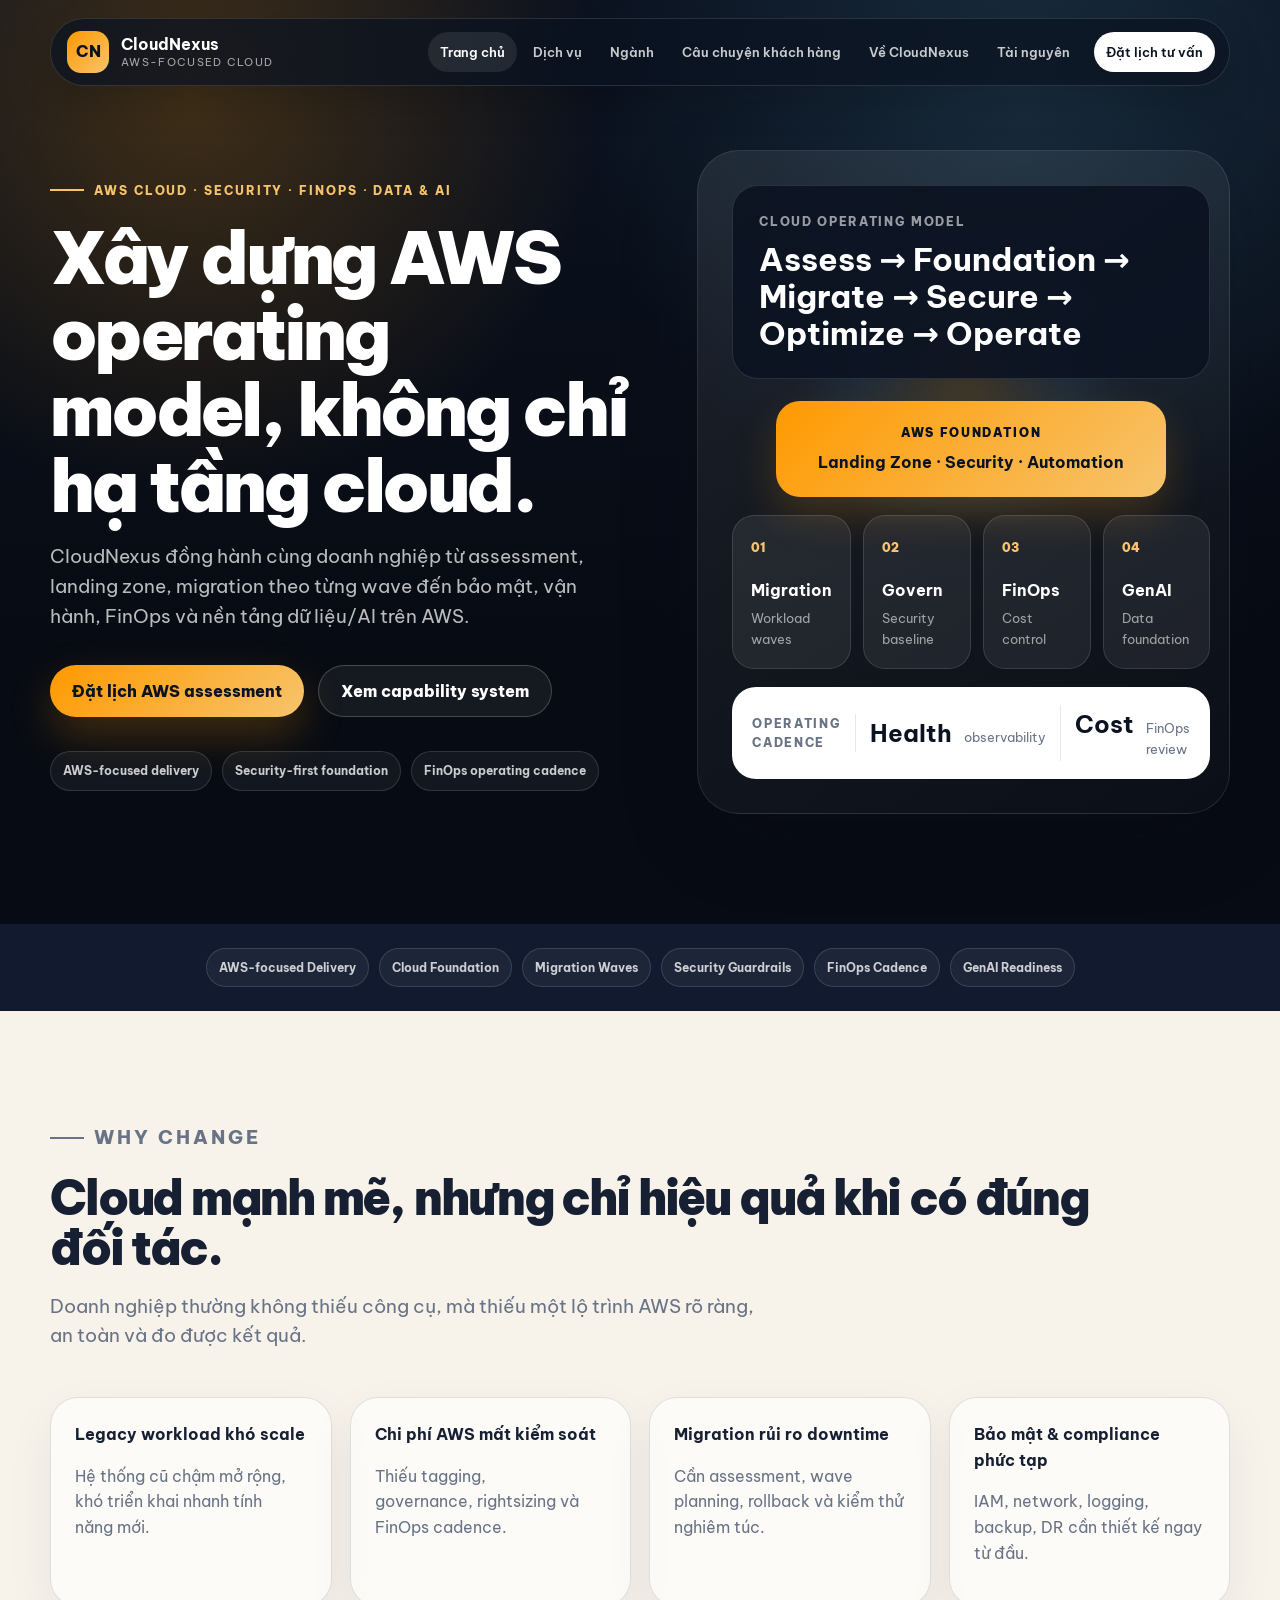
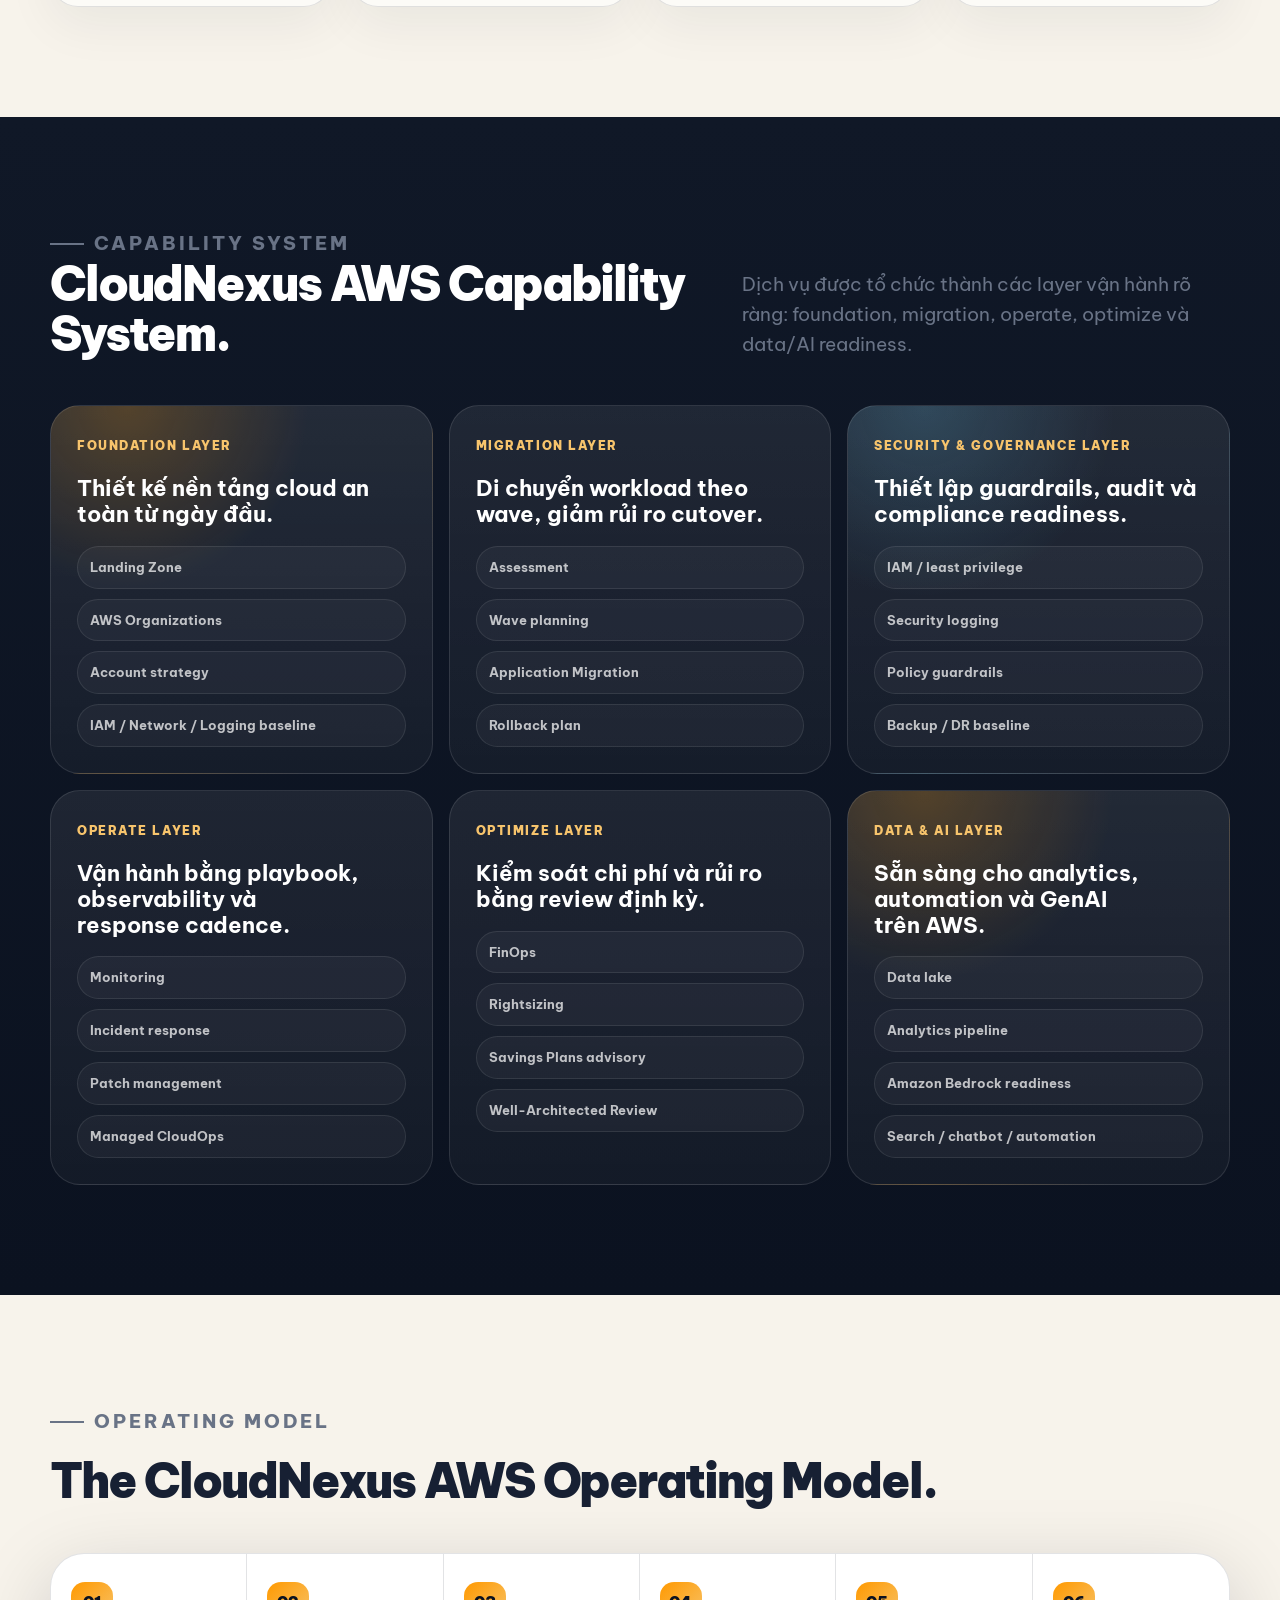
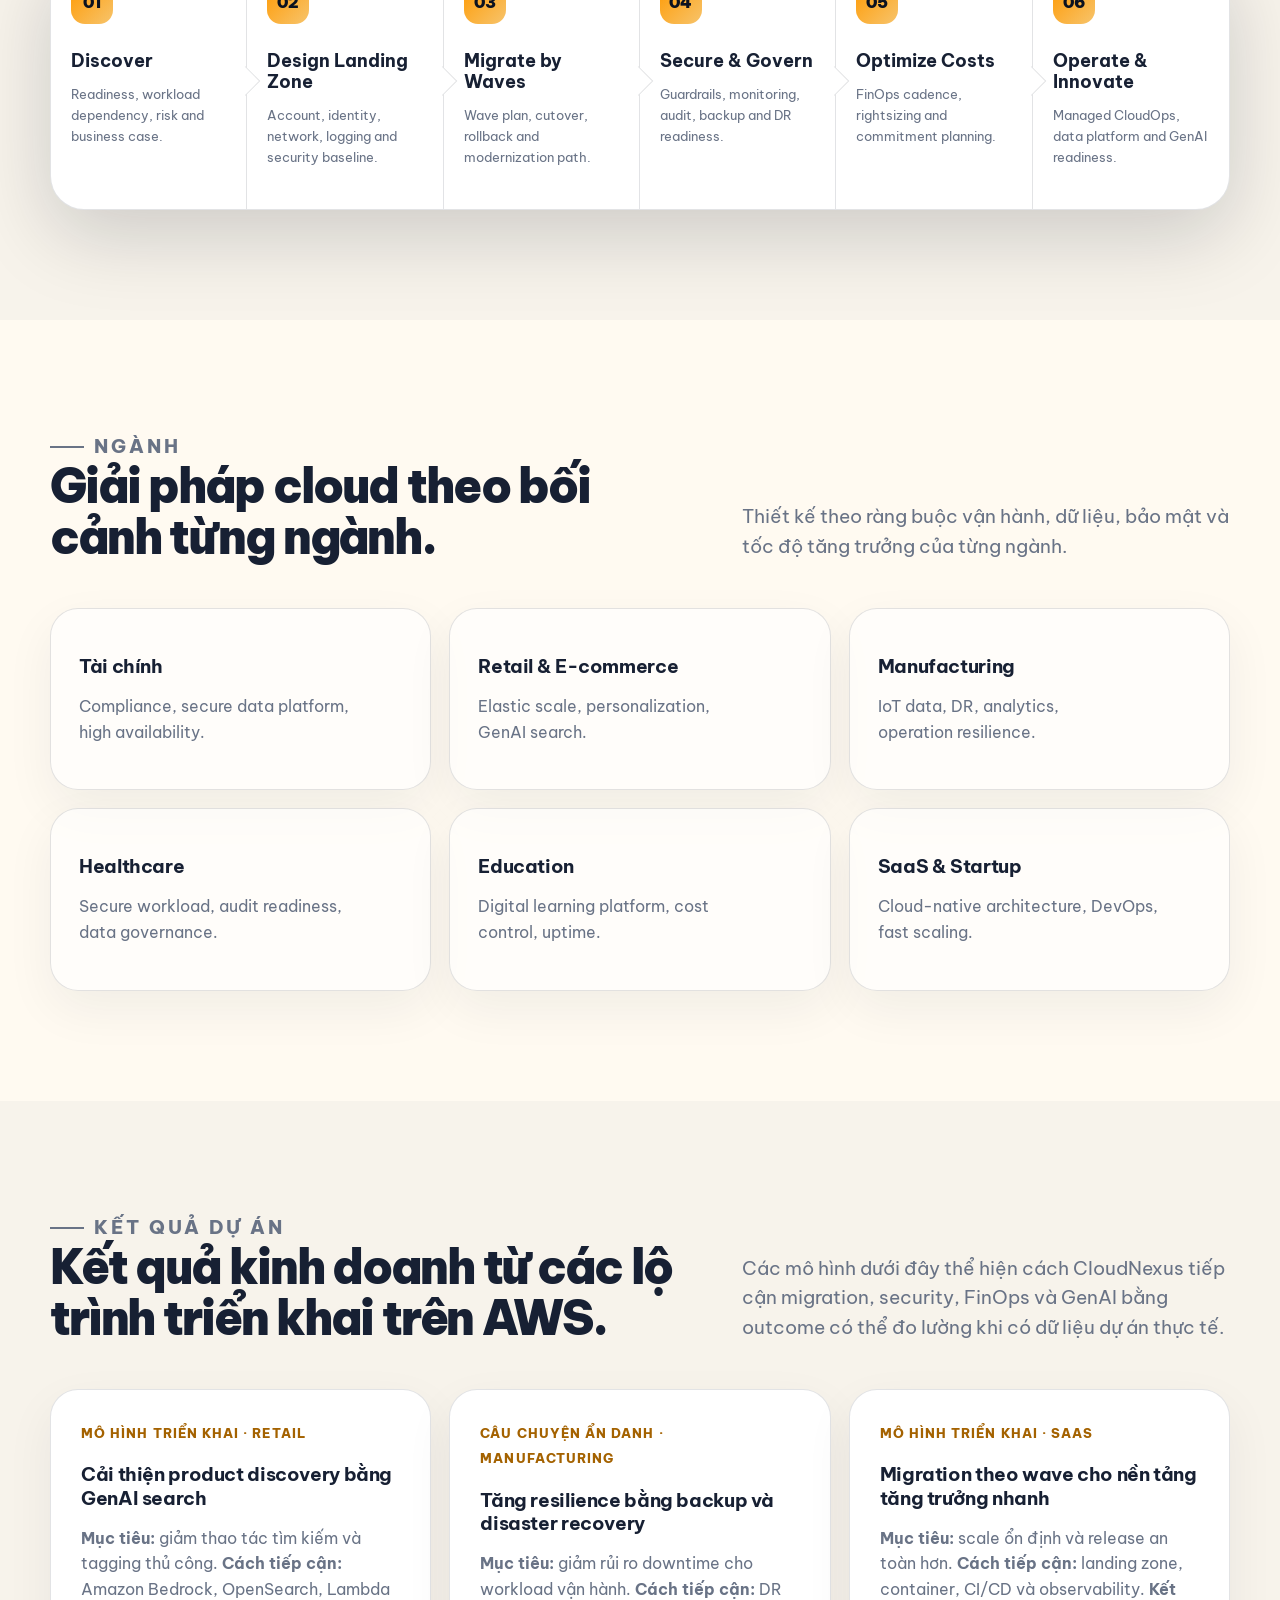
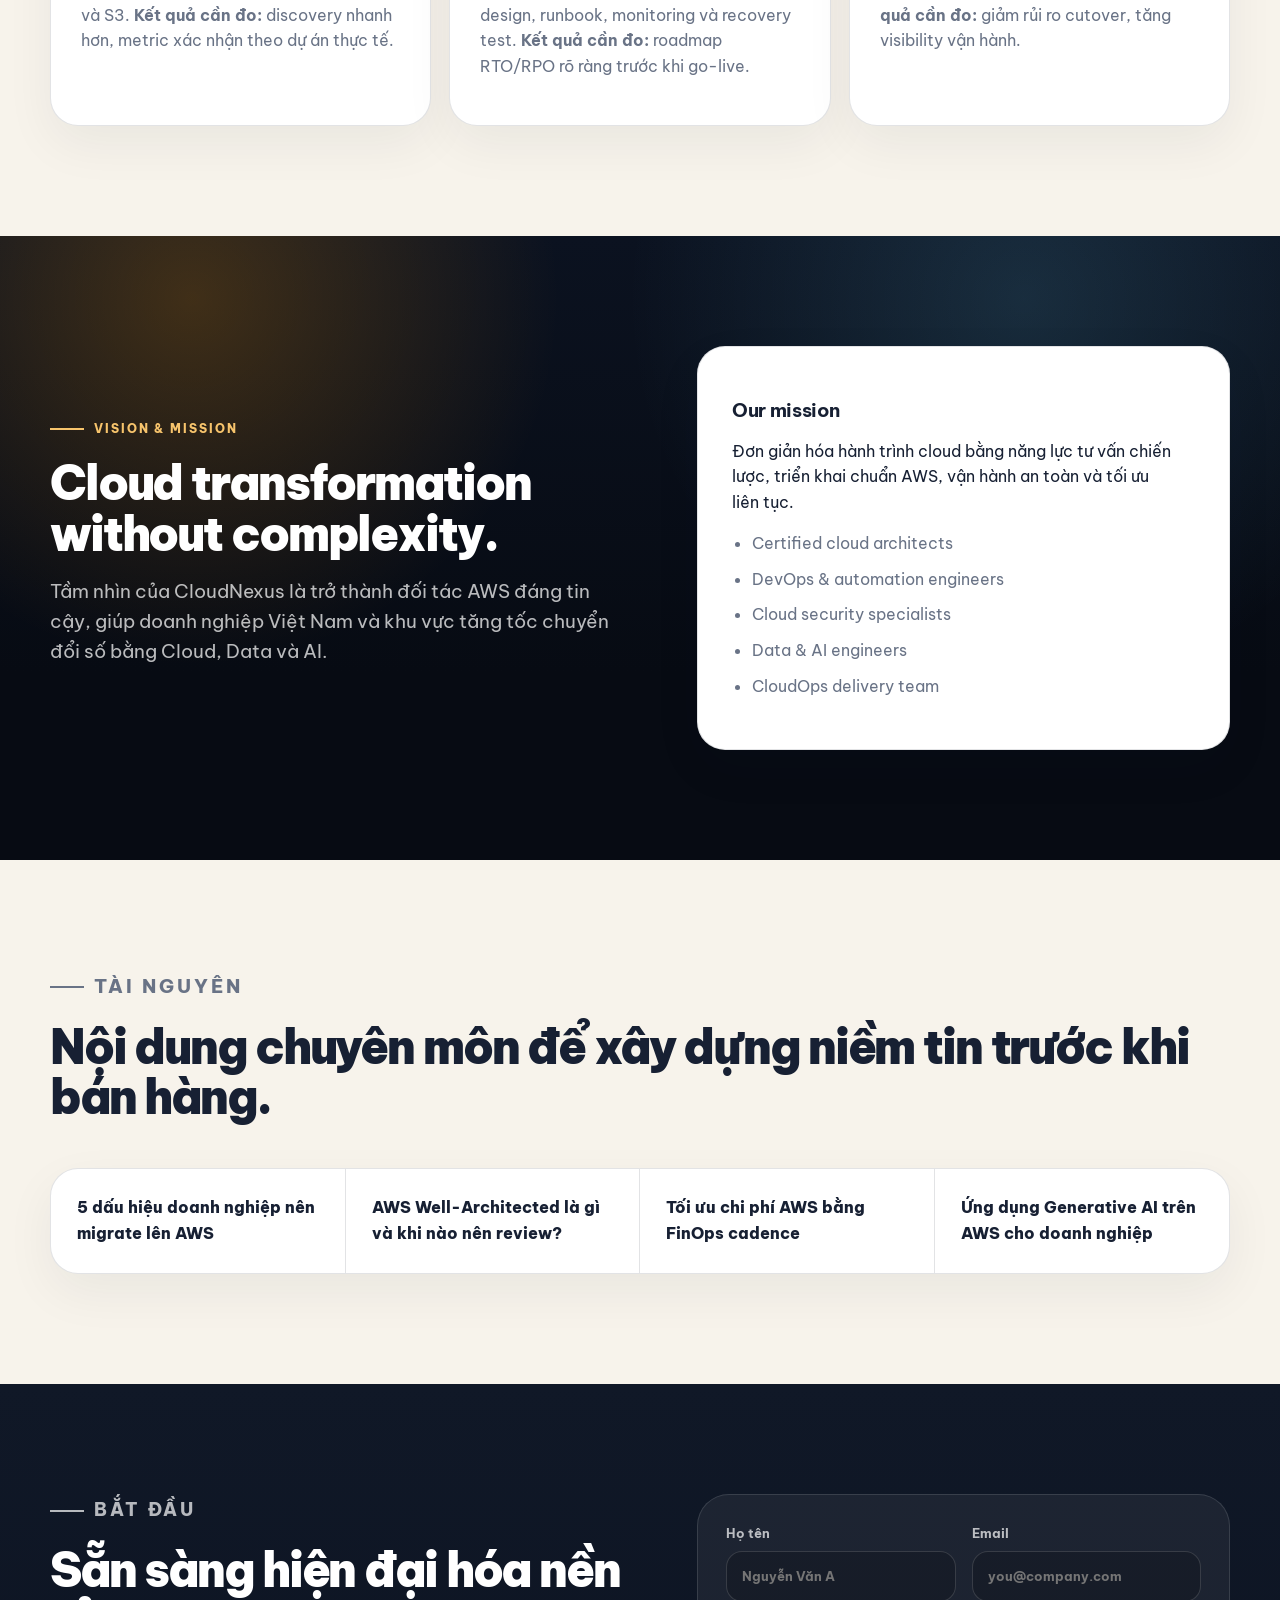
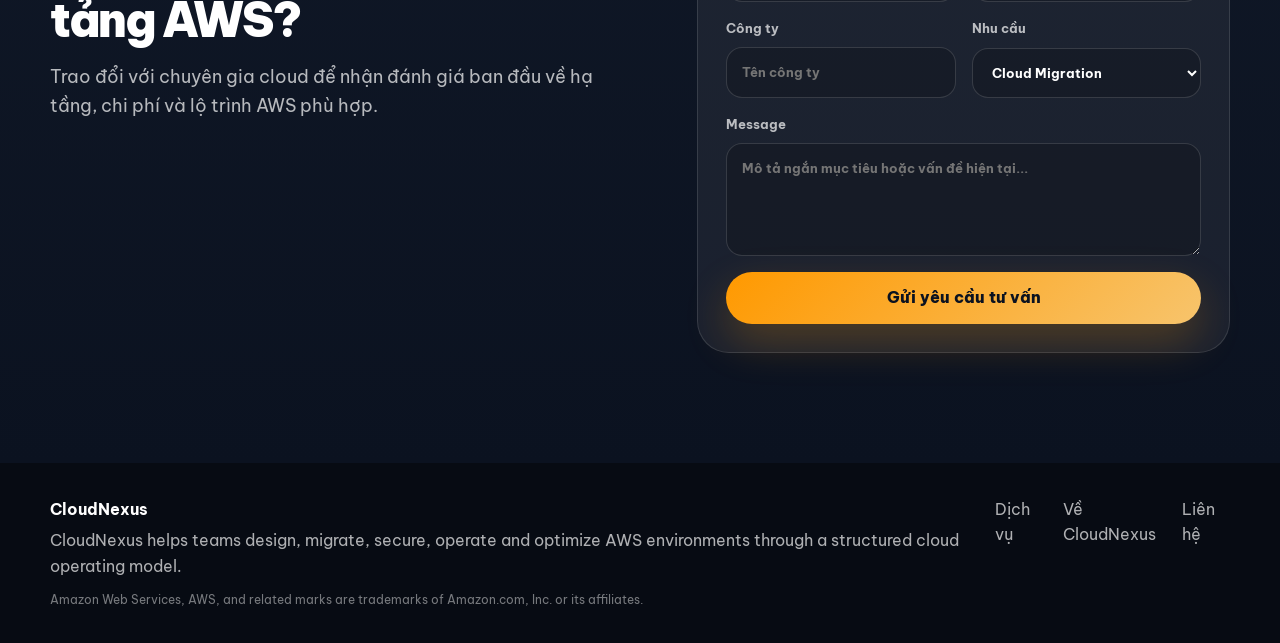
<file: index.html>
<!doctype html>
<html lang="vi">
<head>
  <meta charset="utf-8">
  <meta name="viewport" content="width=device-width, initial-scale=1">
  <title>CloudNexus | AWS-focused Cloud Consulting</title>
  <meta name="description" content="CloudNexus giúp doanh nghiệp thiết kế, migrate, bảo mật, vận hành và tối ưu môi trường cloud trên AWS.">
  <meta property="og:title" content="CloudNexus | AWS-focused Cloud Consulting">
  <meta property="og:type" content="website">
  <meta property="og:description" content="AWS migration, managed services, DevOps, Security, FinOps, Data & Generative AI.">
  <link rel="preconnect" href="https://fonts.googleapis.com">
  <link rel="preconnect" href="https://fonts.gstatic.com" crossorigin>
  <link href="https://fonts.googleapis.com/css2?family=Be+Vietnam+Pro:wght@400;500;600;700;800;900&display=swap" rel="stylesheet">
  <link rel="stylesheet" href="css/style.css">
  <link rel="icon" href="/favicon.ico" sizes="any">
  <link rel="icon" href="/icon.svg" type="image/svg+xml">
  <link rel="apple-touch-icon" href="icon.png">
  <link rel="manifest" href="site.webmanifest">
  <meta name="theme-color" content="#0b1220">
</head>
<body>
  <header class="site-header" data-header>
    <a class="brand" href="index.html" aria-label="CloudNexus home">
      <span class="brand-mark">CN</span>
      <span><strong>CloudNexus</strong><small>AWS-focused Cloud</small></span>
    </a>
    <button class="nav-toggle" type="button" aria-expanded="false" aria-controls="site-nav"><span></span><span></span></button>
    <nav id="site-nav" class="site-nav" aria-label="Primary navigation">
      <a class="is-active" href="index.html">Trang chủ</a>
      <a href="services.html">Dịch vụ</a>
      <a href="industries.html">Ngành</a>
      <a href="success-stories.html">Câu chuyện khách hàng</a>
      <a href="about.html">Về CloudNexus</a>
      <a href="resources.html">Tài nguyên</a>
      <a class="nav-cta" href="contact.html">Đặt lịch tư vấn</a>
    </nav>
  </header>

  <main>
    <section id="home" class="hero section-dark">
      <div class="hero-grid">
        <div class="hero-copy reveal">
          <p class="eyebrow"><span></span> AWS Cloud · Security · FinOps · Data & AI</p>
          <h1>Xây dựng AWS operating model, không chỉ hạ tầng cloud.</h1>
          <p class="hero-lead">CloudNexus đồng hành cùng doanh nghiệp từ assessment, landing zone, migration theo từng wave đến bảo mật, vận hành, FinOps và nền tảng dữ liệu/AI trên AWS.</p>
          <div class="hero-actions">
            <a class="btn btn-primary" href="contact.html">Đặt lịch AWS assessment</a>
            <a class="btn btn-secondary" href="services.html">Xem capability system</a>
          </div>
          <div class="hero-proof" aria-label="Capability highlights">
            <span>AWS-focused delivery</span>
            <span>Security-first foundation</span>
            <span>FinOps operating cadence</span>
          </div>
        </div>
        <div class="cloud-visual architecture-visual reveal" aria-label="Cloud transformation framework illustration">
          <div class="architecture-glow"></div>
          <div class="architecture-header">
            <p>Cloud Operating Model</p>
            <strong>Assess → Foundation → Migrate → Secure → Optimize → Operate</strong>
          </div>
          <div class="architecture-core">
            <span class="core-label">AWS Foundation</span>
            <b>Landing Zone · Security · Automation</b>
          </div>
          <div class="architecture-grid" aria-label="Cloud capabilities">
            <div><span>01</span><b>Migration</b><small>Workload waves</small></div>
            <div><span>02</span><b>Govern</b><small>Security baseline</small></div>
            <div><span>03</span><b>FinOps</b><small>Cost control</small></div>
            <div><span>04</span><b>GenAI</b><small>Data foundation</small></div>
          </div>
          <div class="architecture-status">
            <span>Operating cadence</span>
            <div class="status-row"><b>Health</b><small>observability</small></div>
            <div class="status-row"><b>Cost</b><small>FinOps review</small></div>
          </div>
        </div>
      </div>
    </section>

    <section class="trust-strip" aria-label="Trust signals">
      <span>AWS-focused Delivery</span>
      <span>Cloud Foundation</span>
      <span>Migration Waves</span>
      <span>Security Guardrails</span>
      <span>FinOps Cadence</span>
      <span>GenAI Readiness</span>
    </section>

    <section class="section pain">
      <div class="section-heading reveal">
        <p class="eyebrow dark"><span></span> Why change</p>
        <h2>Cloud mạnh mẽ, nhưng chỉ hiệu quả khi có đúng đối tác.</h2>
        <p>Doanh nghiệp thường không thiếu công cụ, mà thiếu một lộ trình AWS rõ ràng, an toàn và đo được kết quả.</p>
      </div>
      <div class="pain-grid">
        <article class="pain-card reveal"><b>Legacy workload khó scale</b><p>Hệ thống cũ chậm mở rộng, khó triển khai nhanh tính năng mới.</p></article>
        <article class="pain-card reveal"><b>Chi phí AWS mất kiểm soát</b><p>Thiếu tagging, governance, rightsizing và FinOps cadence.</p></article>
        <article class="pain-card reveal"><b>Migration rủi ro downtime</b><p>Cần assessment, wave planning, rollback và kiểm thử nghiêm túc.</p></article>
        <article class="pain-card reveal"><b>Bảo mật & compliance phức tạp</b><p>IAM, network, logging, backup, DR cần thiết kế ngay từ đầu.</p></article>
      </div>
    </section>

    <section id="services" class="section services section-ink">
      <div class="section-heading split reveal">
        <div>
          <p class="eyebrow"><span></span> Capability system</p>
          <h2>CloudNexus AWS Capability System.</h2>
        </div>
        <p>Dịch vụ được tổ chức thành các layer vận hành rõ ràng: foundation, migration, operate, optimize và data/AI readiness.</p>
      </div>
      <div class="capability-system reveal">
        <article class="capability-layer foundation"><span>Foundation Layer</span><h3>Thiết kế nền tảng cloud an toàn từ ngày đầu.</h3><ul><li>Landing Zone</li><li>AWS Organizations</li><li>Account strategy</li><li>IAM / Network / Logging baseline</li></ul></article>
        <article class="capability-layer"><span>Migration Layer</span><h3>Di chuyển workload theo wave, giảm rủi ro cutover.</h3><ul><li>Assessment</li><li>Wave planning</li><li>Application Migration</li><li>Rollback plan</li></ul></article>
        <article class="capability-layer security-governance"><span>Security & Governance Layer</span><h3>Thiết lập guardrails, audit và compliance readiness.</h3><ul><li>IAM / least privilege</li><li>Security logging</li><li>Policy guardrails</li><li>Backup / DR baseline</li></ul></article>
        <article class="capability-layer"><span>Operate Layer</span><h3>Vận hành bằng playbook, observability và response cadence.</h3><ul><li>Monitoring</li><li>Incident response</li><li>Patch management</li><li>Managed CloudOps</li></ul></article>
        <article class="capability-layer"><span>Optimize Layer</span><h3>Kiểm soát chi phí và rủi ro bằng review định kỳ.</h3><ul><li>FinOps</li><li>Rightsizing</li><li>Savings Plans advisory</li><li>Well-Architected Review</li></ul></article>
        <article class="capability-layer data-ai"><span>Data & AI Layer</span><h3>Sẵn sàng cho analytics, automation và GenAI trên AWS.</h3><ul><li>Data lake</li><li>Analytics pipeline</li><li>Amazon Bedrock readiness</li><li>Search / chatbot / automation</li></ul></article>
      </div>
    </section>

    <section class="section framework">
      <div class="section-heading reveal">
        <p class="eyebrow dark"><span></span> Operating model</p>
        <h2>The CloudNexus AWS Operating Model.</h2>
      </div>
      <div class="operating-model reveal">
        <div class="model-step"><span>01</span><b>Discover</b><p>Readiness, workload dependency, risk and business case.</p></div>
        <div class="model-step"><span>02</span><b>Design Landing Zone</b><p>Account, identity, network, logging and security baseline.</p></div>
        <div class="model-step"><span>03</span><b>Migrate by Waves</b><p>Wave plan, cutover, rollback and modernization path.</p></div>
        <div class="model-step"><span>04</span><b>Secure & Govern</b><p>Guardrails, monitoring, audit, backup and DR readiness.</p></div>
        <div class="model-step"><span>05</span><b>Optimize Costs</b><p>FinOps cadence, rightsizing and commitment planning.</p></div>
        <div class="model-step"><span>06</span><b>Operate & Innovate</b><p>Managed CloudOps, data platform and GenAI readiness.</p></div>
      </div>
    </section>

    <section id="industries" class="section industries section-soft">
      <div class="section-heading split reveal">
        <div><p class="eyebrow dark"><span></span> Ngành</p><h2>Giải pháp cloud theo bối cảnh từng ngành.</h2></div>
        <p>Thiết kế theo ràng buộc vận hành, dữ liệu, bảo mật và tốc độ tăng trưởng của từng ngành.</p>
      </div>
      <div class="industry-grid">
        <article class="reveal"><h3>Tài chính</h3><p>Compliance, secure data platform, high availability.</p></article>
        <article class="reveal"><h3>Retail & E-commerce</h3><p>Elastic scale, personalization, GenAI search.</p></article>
        <article class="reveal"><h3>Manufacturing</h3><p>IoT data, DR, analytics, operation resilience.</p></article>
        <article class="reveal"><h3>Healthcare</h3><p>Secure workload, audit readiness, data governance.</p></article>
        <article class="reveal"><h3>Education</h3><p>Digital learning platform, cost control, uptime.</p></article>
        <article class="reveal"><h3>SaaS & Startup</h3><p>Cloud-native architecture, DevOps, fast scaling.</p></article>
      </div>
    </section>

    <section id="stories" class="section stories">
      <div class="section-heading split reveal">
        <div><p class="eyebrow dark"><span></span> Kết quả dự án</p><h2>Kết quả kinh doanh từ các lộ trình triển khai trên AWS.</h2></div>
        <p>Các mô hình dưới đây thể hiện cách CloudNexus tiếp cận migration, security, FinOps và GenAI bằng outcome có thể đo lường khi có dữ liệu dự án thực tế.</p>
      </div>
      <div class="story-grid">
        <article class="story-card reveal"><small>Mô hình triển khai · Retail</small><h3>Cải thiện product discovery bằng GenAI search</h3><p><b>Mục tiêu:</b> giảm thao tác tìm kiếm và tagging thủ công. <b>Cách tiếp cận:</b> Amazon Bedrock, OpenSearch, Lambda và S3. <b>Kết quả cần đo:</b> discovery nhanh hơn, metric xác nhận theo dự án thực tế.</p></article>
        <article class="story-card reveal"><small>Câu chuyện ẩn danh · Manufacturing</small><h3>Tăng resilience bằng backup và disaster recovery</h3><p><b>Mục tiêu:</b> giảm rủi ro downtime cho workload vận hành. <b>Cách tiếp cận:</b> DR design, runbook, monitoring và recovery test. <b>Kết quả cần đo:</b> roadmap RTO/RPO rõ ràng trước khi go-live.</p></article>
        <article class="story-card reveal"><small>Mô hình triển khai · SaaS</small><h3>Migration theo wave cho nền tảng tăng trưởng nhanh</h3><p><b>Mục tiêu:</b> scale ổn định và release an toàn hơn. <b>Cách tiếp cận:</b> landing zone, container, CI/CD và observability. <b>Kết quả cần đo:</b> giảm rủi ro cutover, tăng visibility vận hành.</p></article>
      </div>
    </section>

    <section id="about" class="section about section-dark">
      <div class="about-grid">
        <div class="reveal">
          <p class="eyebrow"><span></span> Vision & Mission</p>
          <h2>Cloud transformation without complexity.</h2>
          <p class="large">Tầm nhìn của CloudNexus là trở thành đối tác AWS đáng tin cậy, giúp doanh nghiệp Việt Nam và khu vực tăng tốc chuyển đổi số bằng Cloud, Data và AI.</p>
        </div>
        <div class="mission-card reveal">
          <h3>Our mission</h3>
          <p>Đơn giản hóa hành trình cloud bằng năng lực tư vấn chiến lược, triển khai chuẩn AWS, vận hành an toàn và tối ưu liên tục.</p>
          <ul>
            <li>Certified cloud architects</li>
            <li>DevOps & automation engineers</li>
            <li>Cloud security specialists</li>
            <li>Data & AI engineers</li>
            <li>CloudOps delivery team</li>
          </ul>
        </div>
      </div>
    </section>

    <section id="resources" class="section resources">
      <div class="section-heading reveal">
        <p class="eyebrow dark"><span></span> Tài nguyên</p>
        <h2>Nội dung chuyên môn để xây dựng niềm tin trước khi bán hàng.</h2>
      </div>
      <div class="resource-list reveal">
        <a href="resources.html">5 dấu hiệu doanh nghiệp nên migrate lên AWS</a>
        <a href="resources.html">AWS Well-Architected là gì và khi nào nên review?</a>
        <a href="resources.html">Tối ưu chi phí AWS bằng FinOps cadence</a>
        <a href="resources.html">Ứng dụng Generative AI trên AWS cho doanh nghiệp</a>
      </div>
    </section>

    <section id="contact" class="section contact section-ink">
      <div class="contact-grid">
        <div class="reveal">
          <p class="eyebrow"><span></span> Bắt đầu</p>
          <h2>Sẵn sàng hiện đại hóa nền tảng AWS?</h2>
          <p>Trao đổi với chuyên gia cloud để nhận đánh giá ban đầu về hạ tầng, chi phí và lộ trình AWS phù hợp.</p>
        </div>
        <form class="contact-form reveal" data-contact-form data-recipient="contact@cloudnexus.vn">
          <label>Họ tên<input type="text" name="name" placeholder="Nguyễn Văn A"></label>
          <label>Email<input type="email" name="email" placeholder="you@company.com"></label>
          <label>Công ty<input type="text" name="company" placeholder="Tên công ty"></label>
          <label>Nhu cầu<select name="service"><option>Cloud Migration</option><option>Managed Services</option><option>Cost Optimization</option><option>GenAI on AWS</option><option>Security / Well-Architected</option></select></label>
          <label class="full">Message<textarea name="message" rows="4" placeholder="Mô tả ngắn mục tiêu hoặc vấn đề hiện tại..."></textarea></label>
          <button class="btn btn-primary" type="submit">Gửi yêu cầu tư vấn</button>
        </form>
      </div>
    </section>
  </main>

  <footer class="site-footer">
    <div><strong>CloudNexus</strong><p>CloudNexus helps teams design, migrate, secure, operate and optimize AWS environments through a structured cloud operating model.</p><small>Amazon Web Services, AWS, and related marks are trademarks of Amazon.com, Inc. or its affiliates.</small></div>
    <nav><a href="services.html">Dịch vụ</a><a href="about.html">Về CloudNexus</a><a href="contact.html">Liên hệ</a></nav>
  </footer>

  <script src="js/app.js"></script>
</body>
</html>
</file>
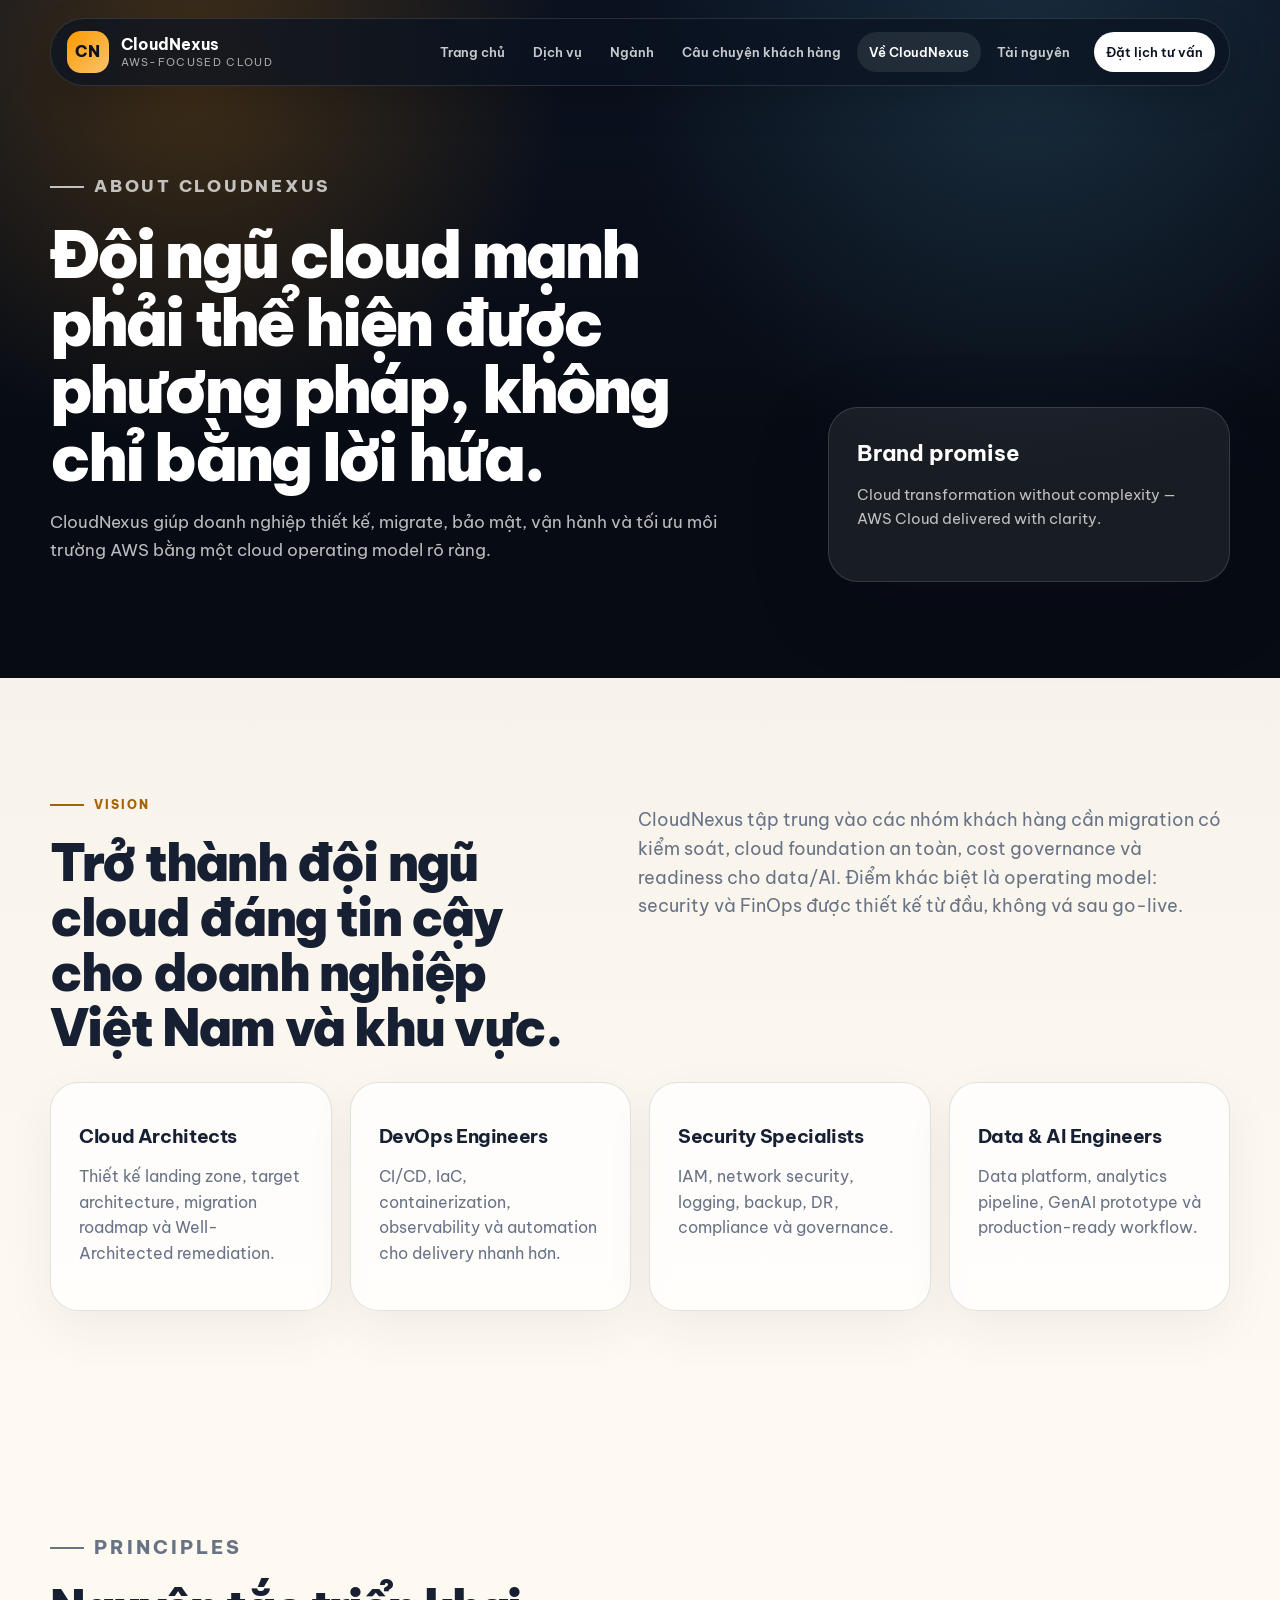
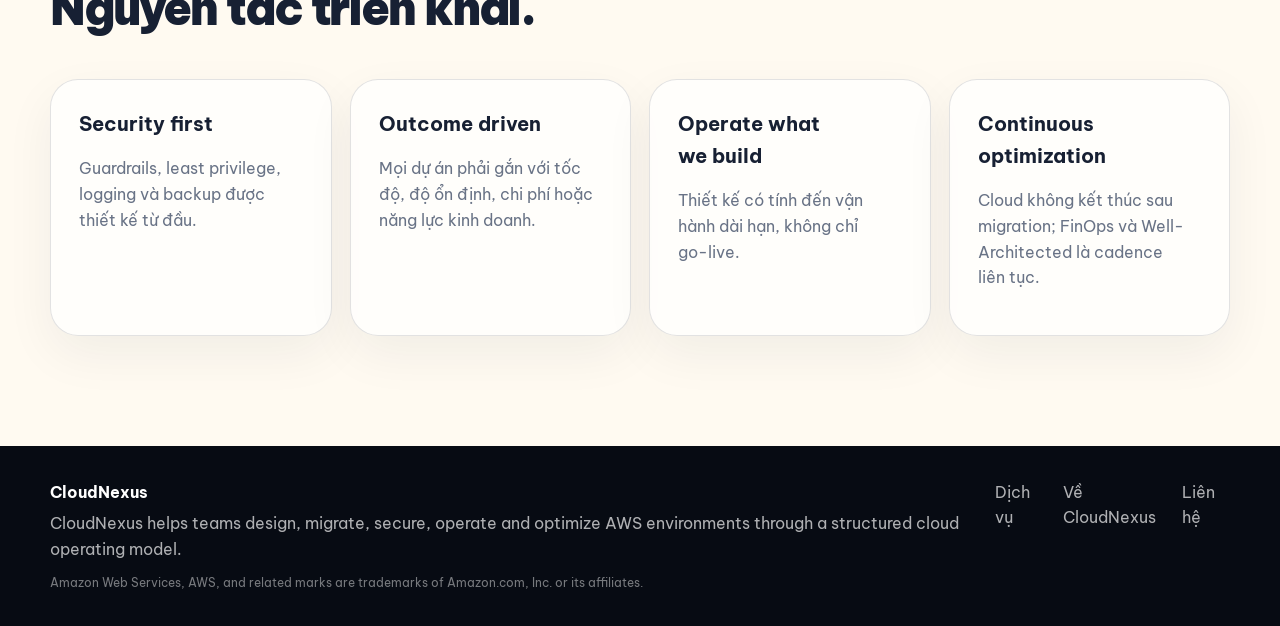
<file: about.html>
<!doctype html>
<html lang="vi">
<head><meta charset="utf-8"><meta name="viewport" content="width=device-width, initial-scale=1"><title>Về CloudNexus | AWS-focused Cloud Consulting</title><meta name="description" content="Vision, mission, team and delivery principles for CloudNexus AWS-focused cloud consulting."><link rel="preconnect" href="https://fonts.googleapis.com"><link rel="preconnect" href="https://fonts.gstatic.com" crossorigin><link href="https://fonts.googleapis.com/css2?family=Be+Vietnam+Pro:wght@400;500;600;700;800;900&display=swap" rel="stylesheet"><link rel="stylesheet" href="css/style.css"><meta name="theme-color" content="#0b1220"></head>
<body><header class="site-header" data-header><a class="brand" href="index.html"><span class="brand-mark">CN</span><span><strong>CloudNexus</strong><small>AWS-focused Cloud</small></span></a><button class="nav-toggle" type="button" aria-expanded="false" aria-controls="site-nav"><span></span><span></span></button><nav id="site-nav" class="site-nav"><a href="index.html">Trang chủ</a><a href="services.html">Dịch vụ</a><a href="industries.html">Ngành</a><a href="success-stories.html">Câu chuyện khách hàng</a><a class="is-active" href="about.html">Về CloudNexus</a><a href="resources.html">Tài nguyên</a><a class="nav-cta" href="contact.html">Đặt lịch tư vấn</a></nav></header>
<main>
  <section class="page-hero section-dark"><div class="page-hero-grid"><div><p class="eyebrow"><span></span> About CloudNexus</p><h1>Đội ngũ cloud mạnh phải thể hiện được phương pháp, không chỉ bằng lời hứa.</h1><p>CloudNexus giúp doanh nghiệp thiết kế, migrate, bảo mật, vận hành và tối ưu môi trường AWS bằng một cloud operating model rõ ràng.</p></div><aside class="page-brief"><b>Brand promise</b><p>Cloud transformation without complexity — AWS Cloud delivered with clarity.</p></aside></div></section>
  <section class="section page-section"><div class="about-story"><div><p class="eyebrow dark"><span></span> Vision</p><h2>Trở thành đội ngũ cloud đáng tin cậy cho doanh nghiệp Việt Nam và khu vực.</h2></div><p>CloudNexus tập trung vào các nhóm khách hàng cần migration có kiểm soát, cloud foundation an toàn, cost governance và readiness cho data/AI. Điểm khác biệt là operating model: security và FinOps được thiết kế từ đầu, không vá sau go-live.</p></div><div class="team-grid"><article><h3>Cloud Architects</h3><p>Thiết kế landing zone, target architecture, migration roadmap và Well-Architected remediation.</p></article><article><h3>DevOps Engineers</h3><p>CI/CD, IaC, containerization, observability và automation cho delivery nhanh hơn.</p></article><article><h3>Security Specialists</h3><p>IAM, network security, logging, backup, DR, compliance và governance.</p></article><article><h3>Data & AI Engineers</h3><p>Data platform, analytics pipeline, GenAI prototype và production-ready workflow.</p></article></div></section>
  <section class="section section-soft"><div class="section-heading"><p class="eyebrow dark"><span></span> Principles</p><h2>Nguyên tắc triển khai.</h2></div><div class="principle-grid"><article><b>Security first</b><p>Guardrails, least privilege, logging và backup được thiết kế từ đầu.</p></article><article><b>Outcome driven</b><p>Mọi dự án phải gắn với tốc độ, độ ổn định, chi phí hoặc năng lực kinh doanh.</p></article><article><b>Operate what we build</b><p>Thiết kế có tính đến vận hành dài hạn, không chỉ go-live.</p></article><article><b>Continuous optimization</b><p>Cloud không kết thúc sau migration; FinOps và Well-Architected là cadence liên tục.</p></article></div></section>
</main><footer class="site-footer"><div><strong>CloudNexus</strong><p>CloudNexus helps teams design, migrate, secure, operate and optimize AWS environments through a structured cloud operating model.</p><small>Amazon Web Services, AWS, and related marks are trademarks of Amazon.com, Inc. or its affiliates.</small></div><nav><a href="services.html">Dịch vụ</a><a href="about.html">Về CloudNexus</a><a href="contact.html">Liên hệ</a></nav></footer><script src="js/app.js"></script></body></html>
</file>
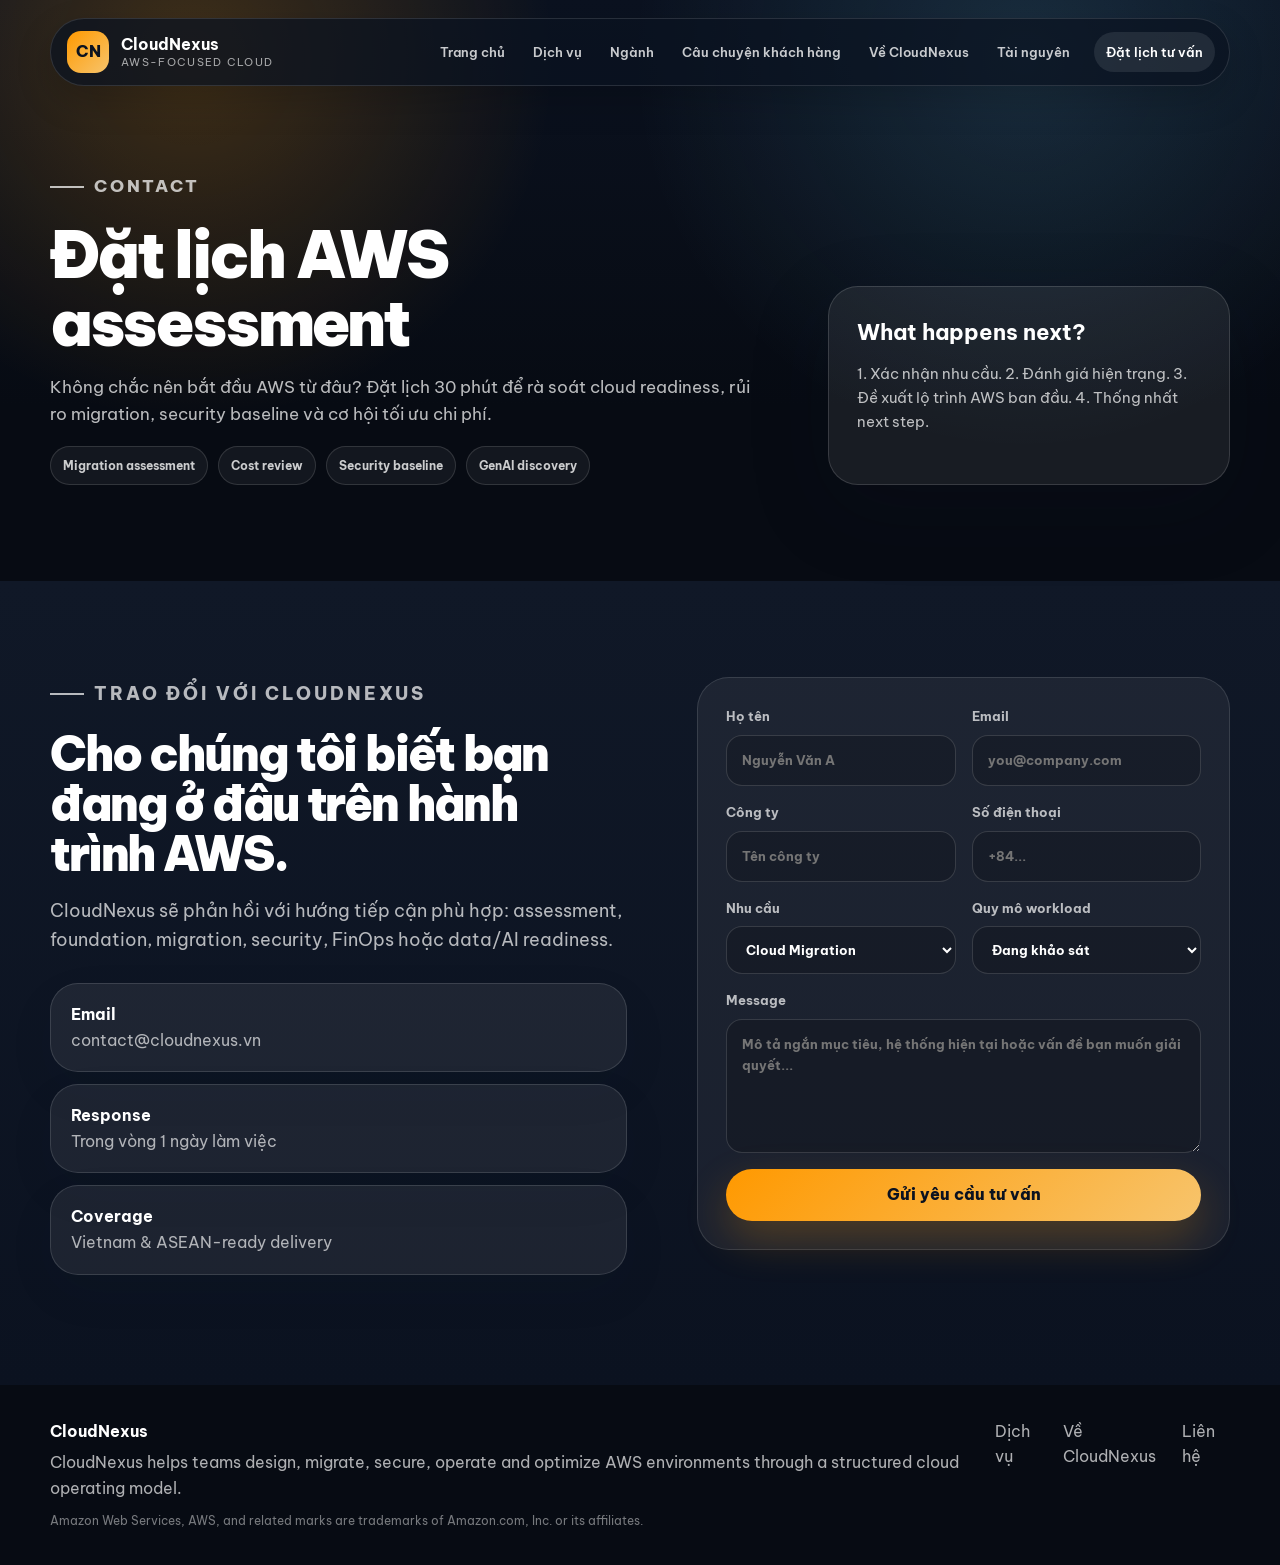
<file: contact.html>
<!doctype html>
<html lang="vi">
<head><meta charset="utf-8"><meta name="viewport" content="width=device-width, initial-scale=1"><title>Liên hệ | CloudNexus AWS-focused Cloud Consulting</title><meta name="description" content="Đặt lịch cloud consultation với CloudNexus để rà soát readiness, migration risk, security baseline và FinOps opportunity."><link rel="preconnect" href="https://fonts.googleapis.com"><link rel="preconnect" href="https://fonts.gstatic.com" crossorigin><link href="https://fonts.googleapis.com/css2?family=Be+Vietnam+Pro:wght@400;500;600;700;800;900&display=swap" rel="stylesheet"><link rel="stylesheet" href="css/style.css"><meta name="theme-color" content="#0b1220"></head>
<body><header class="site-header" data-header><a class="brand" href="index.html"><span class="brand-mark">CN</span><span><strong>CloudNexus</strong><small>AWS-focused Cloud</small></span></a><button class="nav-toggle" type="button" aria-expanded="false" aria-controls="site-nav"><span></span><span></span></button><nav id="site-nav" class="site-nav"><a href="index.html">Trang chủ</a><a href="services.html">Dịch vụ</a><a href="industries.html">Ngành</a><a href="success-stories.html">Câu chuyện khách hàng</a><a href="about.html">Về CloudNexus</a><a href="resources.html">Tài nguyên</a><a class="nav-cta is-active" href="contact.html">Đặt lịch tư vấn</a></nav></header>
<main>
  <section class="page-hero section-dark"><div class="page-hero-grid"><div><p class="eyebrow"><span></span> Contact</p><h1>Đặt lịch AWS assessment</h1><p>Không chắc nên bắt đầu AWS từ đâu? Đặt lịch 30 phút để rà soát cloud readiness, rủi ro migration, security baseline và cơ hội tối ưu chi phí.</p><div class="hero-proof"><span>Migration assessment</span><span>Cost review</span><span>Security baseline</span><span>GenAI discovery</span></div></div><aside class="page-brief"><b>What happens next?</b><p>1. Xác nhận nhu cầu. 2. Đánh giá hiện trạng. 3. Đề xuất lộ trình AWS ban đầu. 4. Thống nhất next step.</p></aside></div></section>
  <section class="section contact-page section-ink"><div class="contact-grid"><div><p class="eyebrow"><span></span> Trao đổi với CloudNexus</p><h2>Cho chúng tôi biết bạn đang ở đâu trên hành trình AWS.</h2><p>CloudNexus sẽ phản hồi với hướng tiếp cận phù hợp: assessment, foundation, migration, security, FinOps hoặc data/AI readiness.</p><div class="contact-points"><div><b>Email</b><span>contact@cloudnexus.vn</span></div><div><b>Response</b><span>Trong vòng 1 ngày làm việc</span></div><div><b>Coverage</b><span>Vietnam & ASEAN-ready delivery</span></div></div></div><form class="contact-form" data-contact-form data-recipient="contact@cloudnexus.vn"><label>Họ tên<input type="text" name="name" placeholder="Nguyễn Văn A"></label><label>Email<input type="email" name="email" placeholder="you@company.com"></label><label>Công ty<input type="text" name="company" placeholder="Tên công ty"></label><label>Số điện thoại<input type="tel" name="phone" placeholder="+84..."></label><label>Nhu cầu<select name="service"><option>Cloud Migration</option><option>Managed Cloud Services</option><option>Cloud Security</option><option>FinOps / Cost Optimization</option><option>Generative AI on AWS</option><option>Data & Analytics</option><option>Well-Architected Review</option></select></label><label>Quy mô workload<select name="size"><option>Đang khảo sát</option><option>Startup / small workload</option><option>Multiple business applications</option><option>Enterprise / mission-critical</option></select></label><label class="full">Message<textarea name="message" rows="5" placeholder="Mô tả ngắn mục tiêu, hệ thống hiện tại hoặc vấn đề bạn muốn giải quyết..."></textarea></label><button class="btn btn-primary" type="submit">Gửi yêu cầu tư vấn</button></form></div></section>
</main><footer class="site-footer"><div><strong>CloudNexus</strong><p>CloudNexus helps teams design, migrate, secure, operate and optimize AWS environments through a structured cloud operating model.</p><small>Amazon Web Services, AWS, and related marks are trademarks of Amazon.com, Inc. or its affiliates.</small></div><nav><a href="services.html">Dịch vụ</a><a href="about.html">Về CloudNexus</a><a href="contact.html">Liên hệ</a></nav></footer><script src="js/app.js"></script></body></html>
</file>
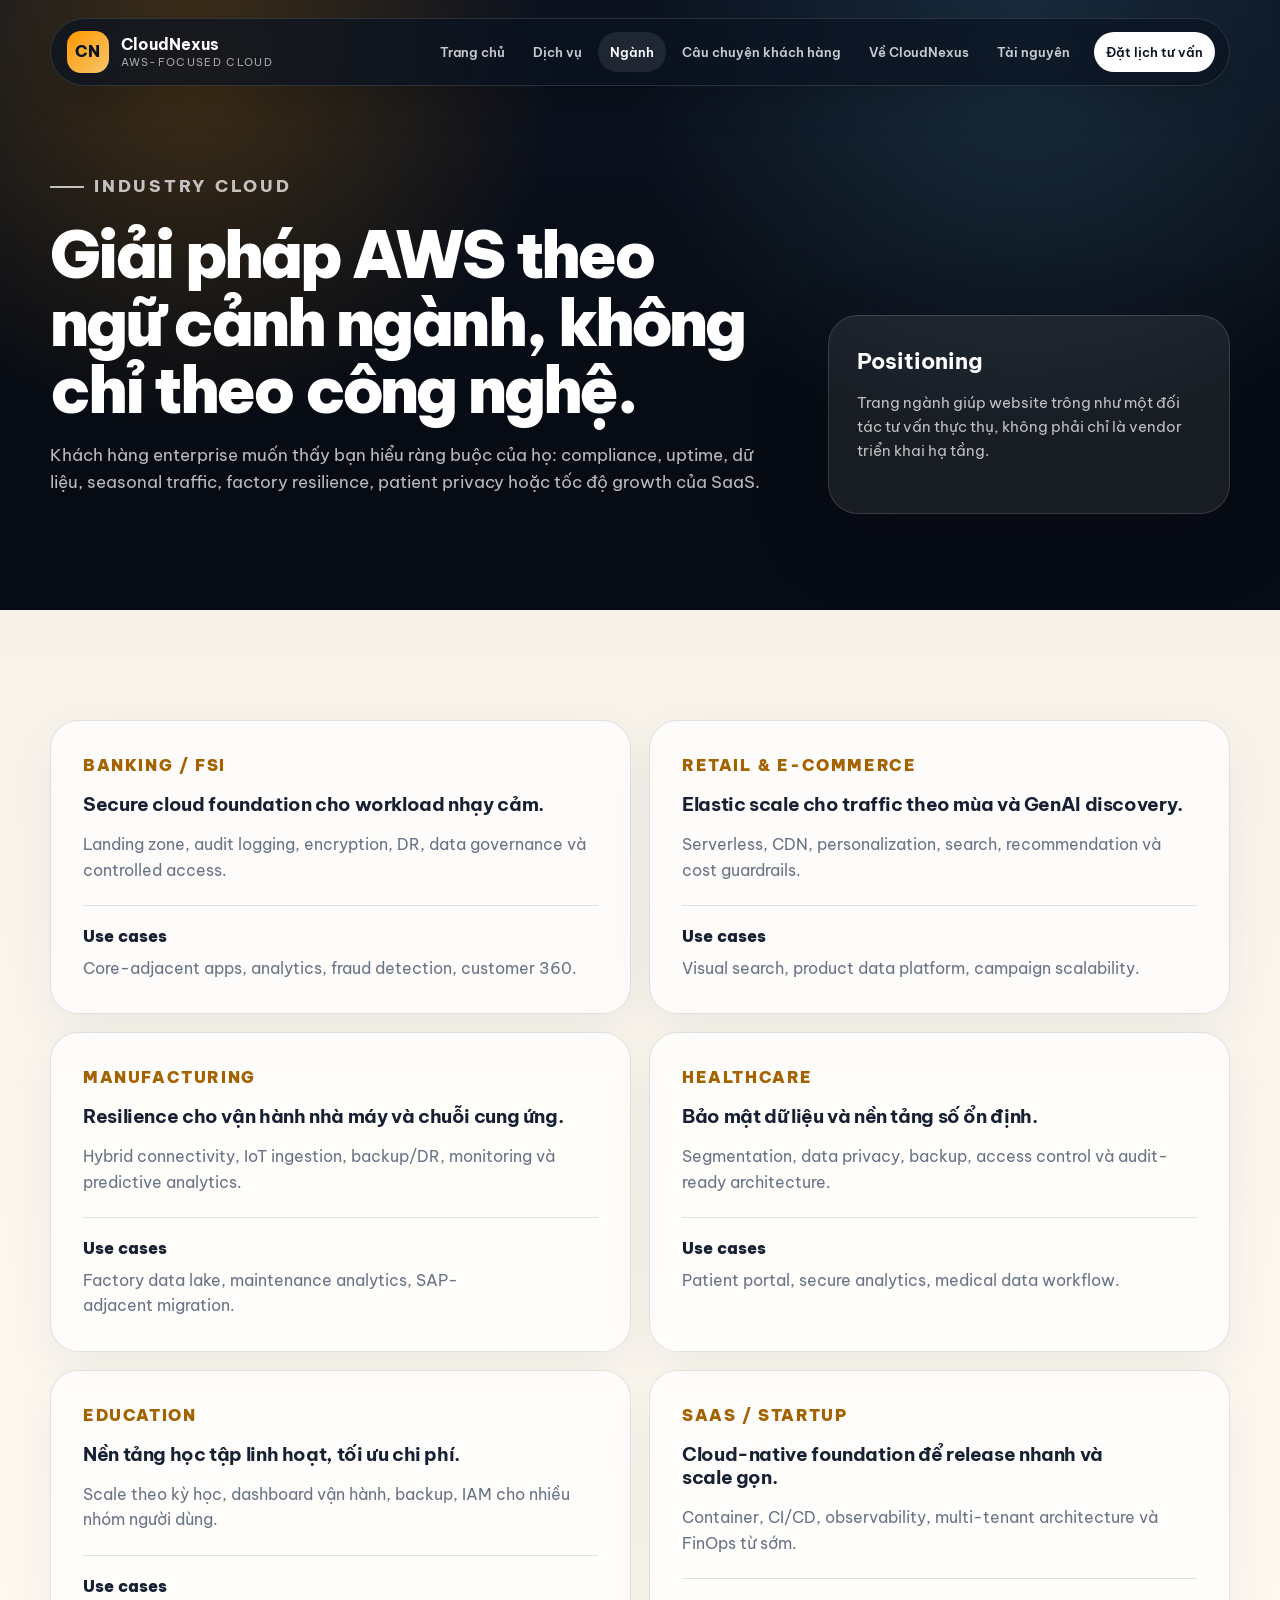
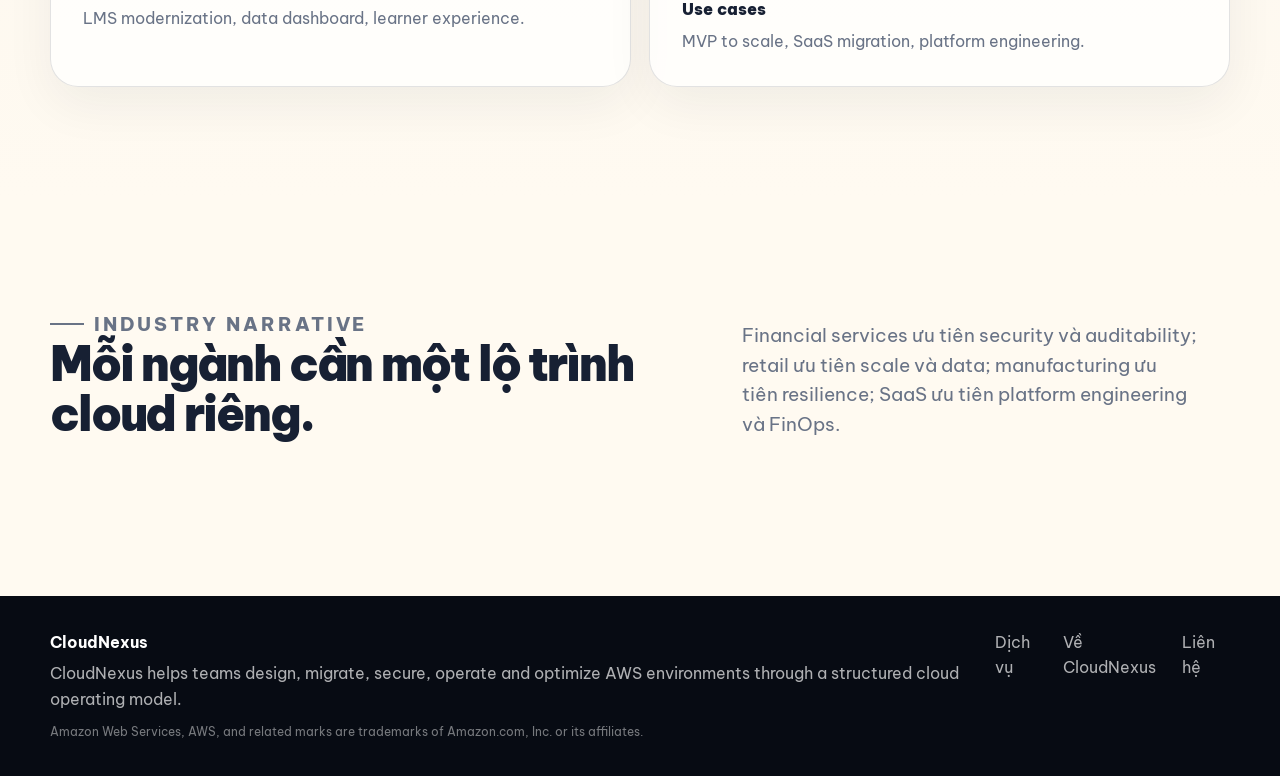
<file: industries.html>
<!doctype html>
<html lang="vi">
<head>
  <meta charset="utf-8"><meta name="viewport" content="width=device-width, initial-scale=1"><title>Ngành | CloudNexus AWS-focused Cloud Consulting</title>
  <meta name="description" content="AWS cloud solutions for financial services, retail, manufacturing, healthcare, education and SaaS.">
  <link rel="preconnect" href="https://fonts.googleapis.com"><link rel="preconnect" href="https://fonts.gstatic.com" crossorigin><link href="https://fonts.googleapis.com/css2?family=Be+Vietnam+Pro:wght@400;500;600;700;800;900&display=swap" rel="stylesheet"><link rel="stylesheet" href="css/style.css"><meta name="theme-color" content="#0b1220">
</head>
<body>
  <header class="site-header" data-header><a class="brand" href="index.html"><span class="brand-mark">CN</span><span><strong>CloudNexus</strong><small>AWS-focused Cloud</small></span></a><button class="nav-toggle" type="button" aria-expanded="false" aria-controls="site-nav"><span></span><span></span></button><nav id="site-nav" class="site-nav"><a href="index.html">Trang chủ</a><a href="services.html">Dịch vụ</a><a class="is-active" href="industries.html">Ngành</a><a href="success-stories.html">Câu chuyện khách hàng</a><a href="about.html">Về CloudNexus</a><a href="resources.html">Tài nguyên</a><a class="nav-cta" href="contact.html">Đặt lịch tư vấn</a></nav></header>
  <main>
    <section class="page-hero section-dark"><div class="page-hero-grid"><div><p class="eyebrow"><span></span> Industry Cloud</p><h1>Giải pháp AWS theo ngữ cảnh ngành, không chỉ theo công nghệ.</h1><p>Khách hàng enterprise muốn thấy bạn hiểu ràng buộc của họ: compliance, uptime, dữ liệu, seasonal traffic, factory resilience, patient privacy hoặc tốc độ growth của SaaS.</p></div><aside class="page-brief"><b>Positioning</b><p>Trang ngành giúp website trông như một đối tác tư vấn thực thụ, không phải chỉ là vendor triển khai hạ tầng.</p></aside></div></section>
    <section class="section page-section"><div class="industry-matrix">
      <article><span>Banking / FSI</span><h3>Secure cloud foundation cho workload nhạy cảm.</h3><p>Landing zone, audit logging, encryption, DR, data governance và controlled access.</p><dl><dt>Use cases</dt><dd>Core-adjacent apps, analytics, fraud detection, customer 360.</dd></dl></article>
      <article><span>Retail & E-commerce</span><h3>Elastic scale cho traffic theo mùa và GenAI discovery.</h3><p>Serverless, CDN, personalization, search, recommendation và cost guardrails.</p><dl><dt>Use cases</dt><dd>Visual search, product data platform, campaign scalability.</dd></dl></article>
      <article><span>Manufacturing</span><h3>Resilience cho vận hành nhà máy và chuỗi cung ứng.</h3><p>Hybrid connectivity, IoT ingestion, backup/DR, monitoring và predictive analytics.</p><dl><dt>Use cases</dt><dd>Factory data lake, maintenance analytics, SAP-adjacent migration.</dd></dl></article>
      <article><span>Healthcare</span><h3>Bảo mật dữ liệu và nền tảng số ổn định.</h3><p>Segmentation, data privacy, backup, access control và audit-ready architecture.</p><dl><dt>Use cases</dt><dd>Patient portal, secure analytics, medical data workflow.</dd></dl></article>
      <article><span>Education</span><h3>Nền tảng học tập linh hoạt, tối ưu chi phí.</h3><p>Scale theo kỳ học, dashboard vận hành, backup, IAM cho nhiều nhóm người dùng.</p><dl><dt>Use cases</dt><dd>LMS modernization, data dashboard, learner experience.</dd></dl></article>
      <article><span>SaaS / Startup</span><h3>Cloud-native foundation để release nhanh và scale gọn.</h3><p>Container, CI/CD, observability, multi-tenant architecture và FinOps từ sớm.</p><dl><dt>Use cases</dt><dd>MVP to scale, SaaS migration, platform engineering.</dd></dl></article>
    </div></section>
    <section class="section section-soft"><div class="section-heading split"><div><p class="eyebrow dark"><span></span> Industry narrative</p><h2>Mỗi ngành cần một lộ trình cloud riêng.</h2></div><p>Financial services ưu tiên security và auditability; retail ưu tiên scale và data; manufacturing ưu tiên resilience; SaaS ưu tiên platform engineering và FinOps.</p></div></section>
  </main>
  <footer class="site-footer"><div><strong>CloudNexus</strong><p>CloudNexus helps teams design, migrate, secure, operate and optimize AWS environments through a structured cloud operating model.</p><small>Amazon Web Services, AWS, and related marks are trademarks of Amazon.com, Inc. or its affiliates.</small></div><nav><a href="services.html">Dịch vụ</a><a href="about.html">Về CloudNexus</a><a href="contact.html">Liên hệ</a></nav></footer><script src="js/app.js"></script>
</body></html>
</file>
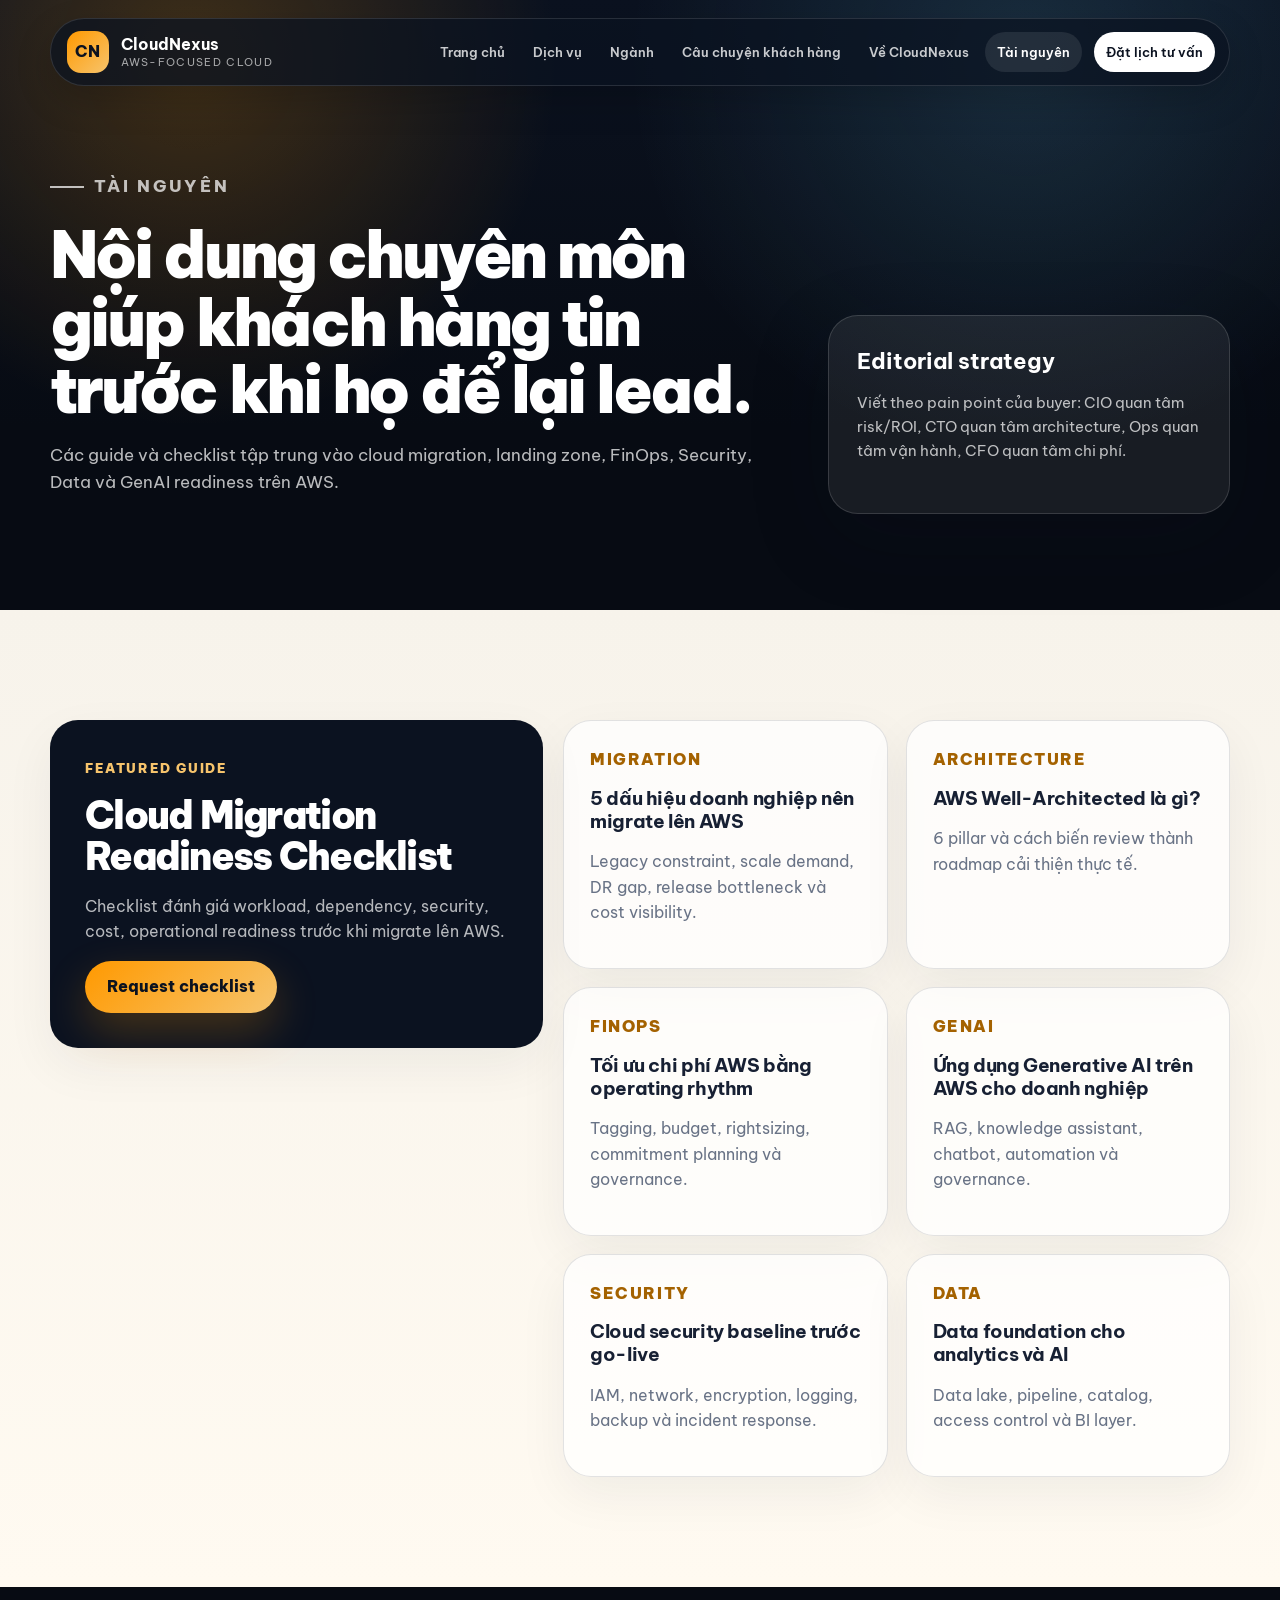
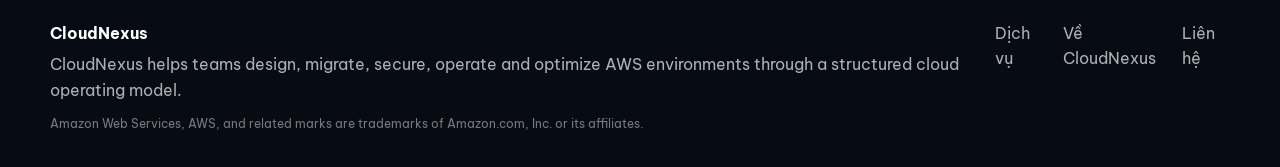
<file: resources.html>
<!doctype html>
<html lang="vi">
<head><meta charset="utf-8"><meta name="viewport" content="width=device-width, initial-scale=1"><title>Tài nguyên | CloudNexus AWS-focused Cloud Consulting</title><meta name="description" content="AWS insights, cloud migration guides, FinOps, Well-Architected and GenAI resources."><link rel="preconnect" href="https://fonts.googleapis.com"><link rel="preconnect" href="https://fonts.gstatic.com" crossorigin><link href="https://fonts.googleapis.com/css2?family=Be+Vietnam+Pro:wght@400;500;600;700;800;900&display=swap" rel="stylesheet"><link rel="stylesheet" href="css/style.css"><meta name="theme-color" content="#0b1220"></head>
<body><header class="site-header" data-header><a class="brand" href="index.html"><span class="brand-mark">CN</span><span><strong>CloudNexus</strong><small>AWS-focused Cloud</small></span></a><button class="nav-toggle" type="button" aria-expanded="false" aria-controls="site-nav"><span></span><span></span></button><nav id="site-nav" class="site-nav"><a href="index.html">Trang chủ</a><a href="services.html">Dịch vụ</a><a href="industries.html">Ngành</a><a href="success-stories.html">Câu chuyện khách hàng</a><a href="about.html">Về CloudNexus</a><a class="is-active" href="resources.html">Tài nguyên</a><a class="nav-cta" href="contact.html">Đặt lịch tư vấn</a></nav></header>
<main>
  <section class="page-hero section-dark"><div class="page-hero-grid"><div><p class="eyebrow"><span></span> Tài nguyên</p><h1>Nội dung chuyên môn giúp khách hàng tin trước khi họ để lại lead.</h1><p>Các guide và checklist tập trung vào cloud migration, landing zone, FinOps, Security, Data và GenAI readiness trên AWS.</p></div><aside class="page-brief"><b>Editorial strategy</b><p>Viết theo pain point của buyer: CIO quan tâm risk/ROI, CTO quan tâm architecture, Ops quan tâm vận hành, CFO quan tâm chi phí.</p></aside></div></section>
  <section class="section page-section"><div class="resource-catalog"><article class="featured-resource"><small>Featured guide</small><h2>Cloud Migration Readiness Checklist</h2><p>Checklist đánh giá workload, dependency, security, cost, operational readiness trước khi migrate lên AWS.</p><a class="btn btn-primary" href="contact.html">Request checklist</a></article><div class="resource-cards"><article><span>Migration</span><h3>5 dấu hiệu doanh nghiệp nên migrate lên AWS</h3><p>Legacy constraint, scale demand, DR gap, release bottleneck và cost visibility.</p></article><article><span>Architecture</span><h3>AWS Well-Architected là gì?</h3><p>6 pillar và cách biến review thành roadmap cải thiện thực tế.</p></article><article><span>FinOps</span><h3>Tối ưu chi phí AWS bằng operating rhythm</h3><p>Tagging, budget, rightsizing, commitment planning và governance.</p></article><article><span>GenAI</span><h3>Ứng dụng Generative AI trên AWS cho doanh nghiệp</h3><p>RAG, knowledge assistant, chatbot, automation và governance.</p></article><article><span>Security</span><h3>Cloud security baseline trước go-live</h3><p>IAM, network, encryption, logging, backup và incident response.</p></article><article><span>Data</span><h3>Data foundation cho analytics và AI</h3><p>Data lake, pipeline, catalog, access control và BI layer.</p></article></div></div></section>
</main><footer class="site-footer"><div><strong>CloudNexus</strong><p>CloudNexus helps teams design, migrate, secure, operate and optimize AWS environments through a structured cloud operating model.</p><small>Amazon Web Services, AWS, and related marks are trademarks of Amazon.com, Inc. or its affiliates.</small></div><nav><a href="services.html">Dịch vụ</a><a href="about.html">Về CloudNexus</a><a href="contact.html">Liên hệ</a></nav></footer><script src="js/app.js"></script></body></html>
</file>
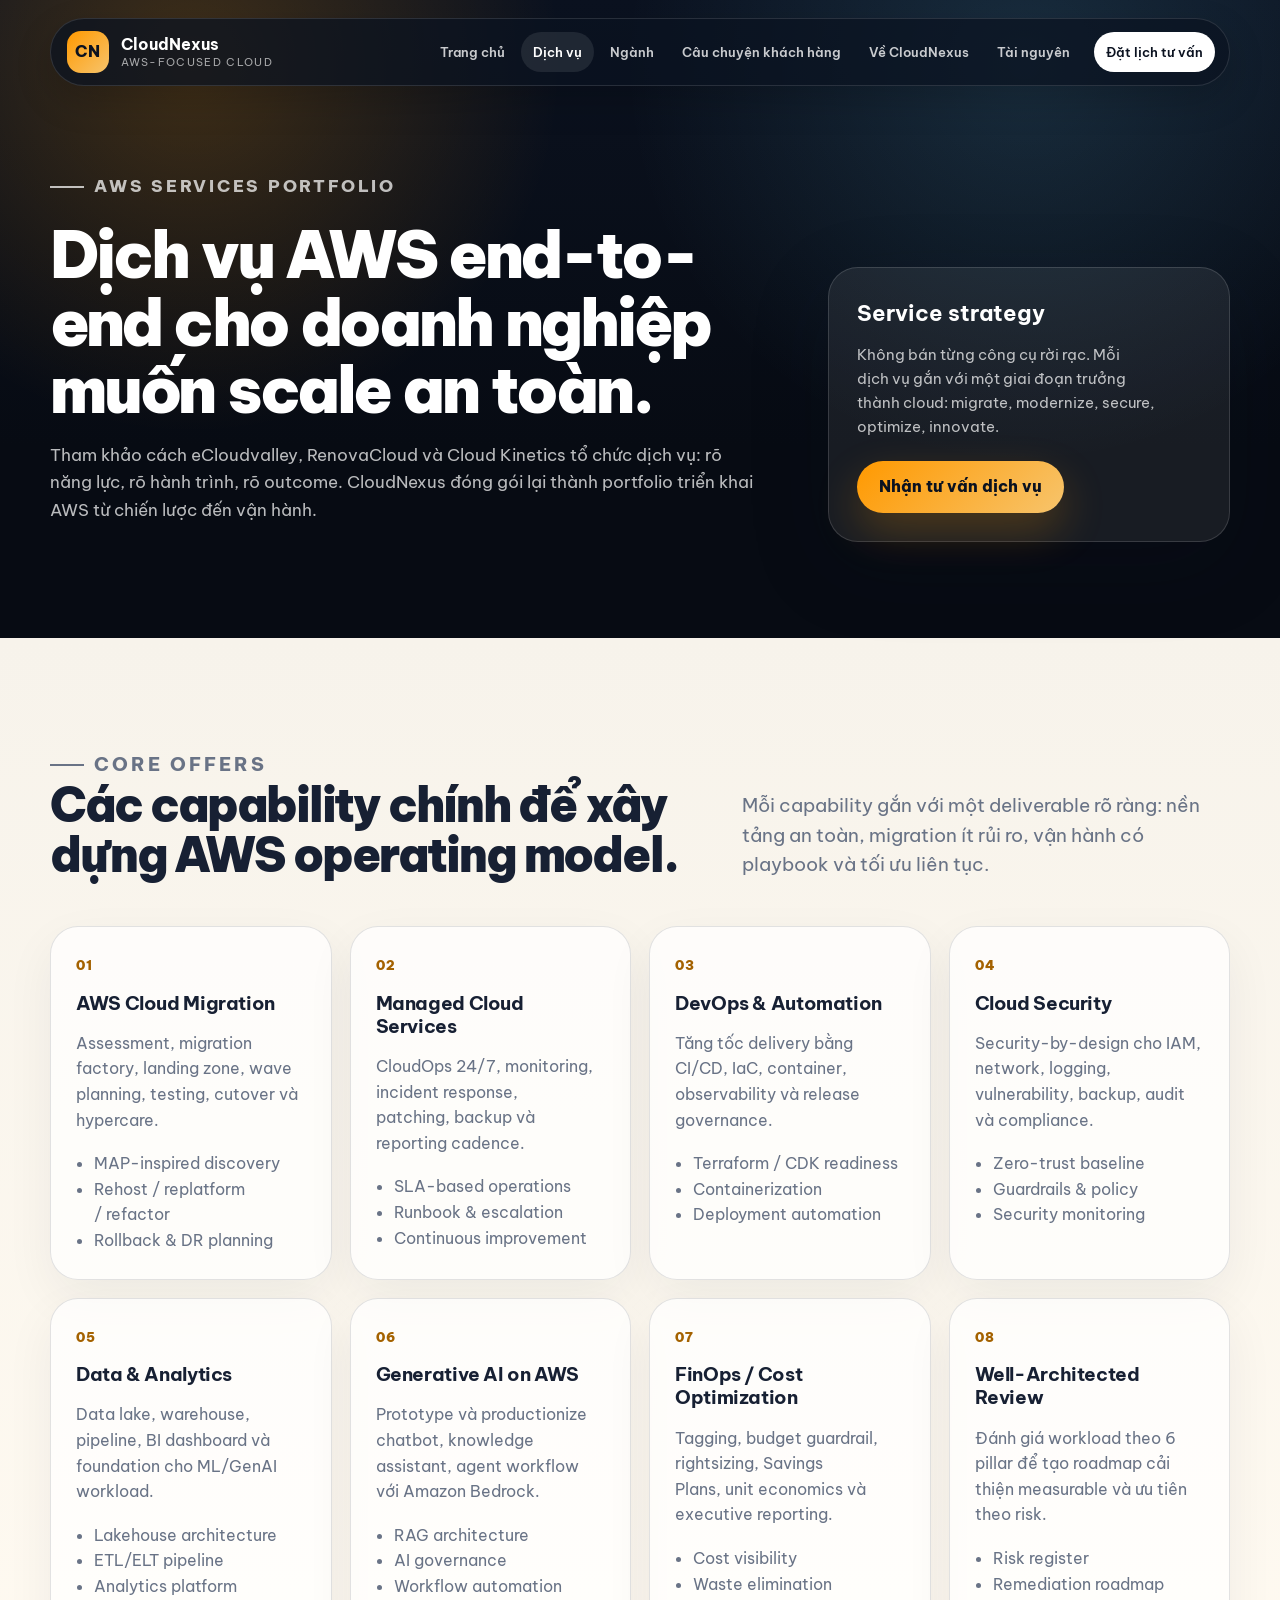
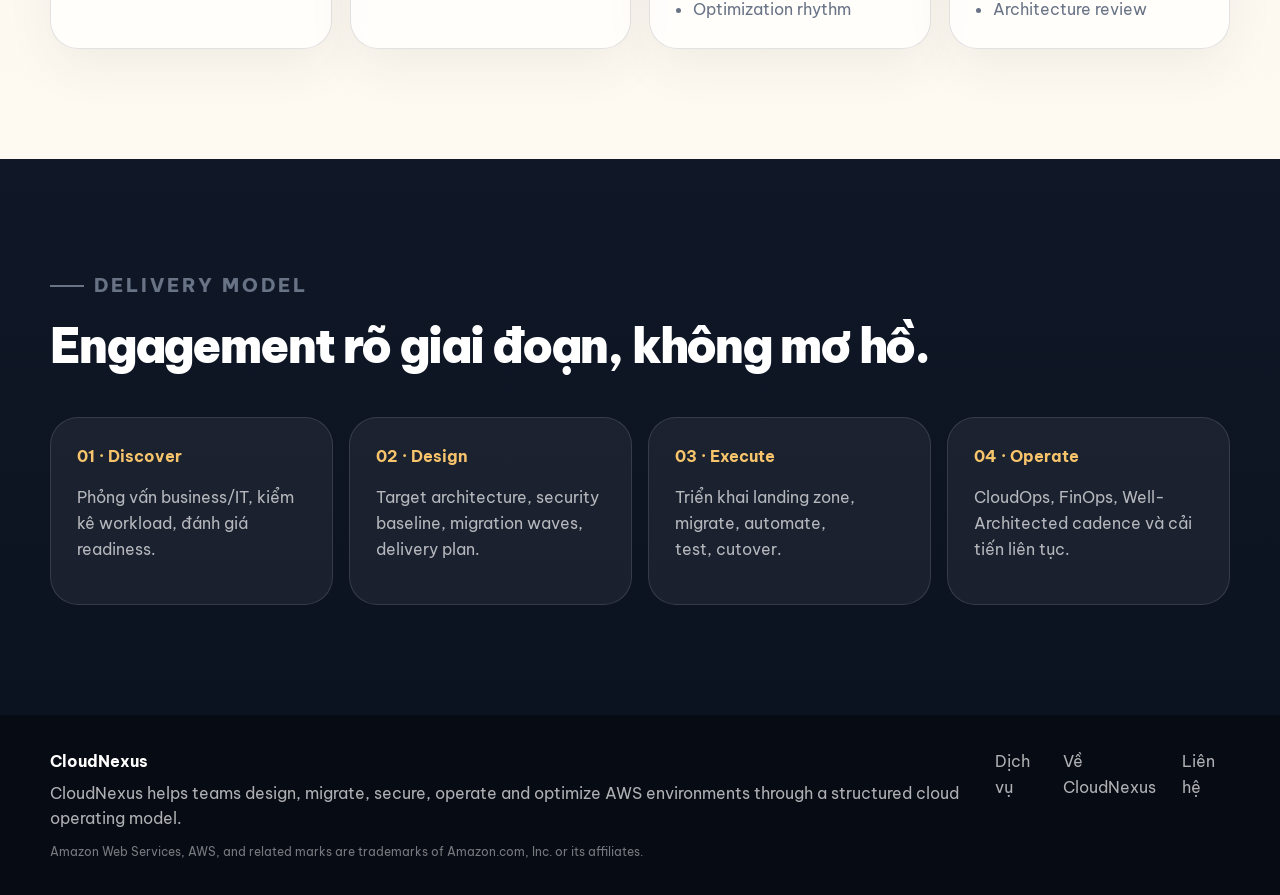
<file: services.html>
<!doctype html>
<html lang="vi">
<head>
  <meta charset="utf-8"><meta name="viewport" content="width=device-width, initial-scale=1">
  <title>Dịch vụ | CloudNexus AWS-focused Cloud Consulting</title>
  <meta name="description" content="Dịch vụ AWS Cloud Migration, Managed Services, DevOps, Security, Data, GenAI, FinOps và Well-Architected Review.">
  <link rel="preconnect" href="https://fonts.googleapis.com"><link rel="preconnect" href="https://fonts.gstatic.com" crossorigin>
  <link href="https://fonts.googleapis.com/css2?family=Be+Vietnam+Pro:wght@400;500;600;700;800;900&display=swap" rel="stylesheet">
  <link rel="stylesheet" href="css/style.css"><meta name="theme-color" content="#0b1220">
</head>
<body>
  <header class="site-header" data-header>
    <a class="brand" href="index.html"><span class="brand-mark">CN</span><span><strong>CloudNexus</strong><small>AWS-focused Cloud</small></span></a>
    <button class="nav-toggle" type="button" aria-expanded="false" aria-controls="site-nav"><span></span><span></span></button>
    <nav id="site-nav" class="site-nav"><a href="index.html">Trang chủ</a><a class="is-active" href="services.html">Dịch vụ</a><a href="industries.html">Ngành</a><a href="success-stories.html">Câu chuyện khách hàng</a><a href="about.html">Về CloudNexus</a><a href="resources.html">Tài nguyên</a><a class="nav-cta" href="contact.html">Đặt lịch tư vấn</a></nav>
  </header>
  <main>
    <section class="page-hero section-dark">
      <div class="page-hero-grid">
        <div><p class="eyebrow"><span></span> AWS Services Portfolio</p><h1>Dịch vụ AWS end-to-end cho doanh nghiệp muốn scale an toàn.</h1><p>Tham khảo cách eCloudvalley, RenovaCloud và Cloud Kinetics tổ chức dịch vụ: rõ năng lực, rõ hành trình, rõ outcome. CloudNexus đóng gói lại thành portfolio triển khai AWS từ chiến lược đến vận hành.</p></div>
        <aside class="page-brief"><b>Service strategy</b><p>Không bán từng công cụ rời rạc. Mỗi dịch vụ gắn với một giai đoạn trưởng thành cloud: migrate, modernize, secure, optimize, innovate.</p><a class="btn btn-primary" href="contact.html">Nhận tư vấn dịch vụ</a></aside>
      </div>
    </section>
    <section class="section page-section">
      <div class="section-heading split"><div><p class="eyebrow dark"><span></span> Core offers</p><h2>Các capability chính để xây dựng AWS operating model.</h2></div><p>Mỗi capability gắn với một deliverable rõ ràng: nền tảng an toàn, migration ít rủi ro, vận hành có playbook và tối ưu liên tục.</p></div>
      <div class="offer-grid">
        <article><small>01</small><h3>AWS Cloud Migration</h3><p>Assessment, migration factory, landing zone, wave planning, testing, cutover và hypercare.</p><ul><li>MAP-inspired discovery</li><li>Rehost / replatform / refactor</li><li>Rollback & DR planning</li></ul></article>
        <article><small>02</small><h3>Managed Cloud Services</h3><p>CloudOps 24/7, monitoring, incident response, patching, backup và reporting cadence.</p><ul><li>SLA-based operations</li><li>Runbook & escalation</li><li>Continuous improvement</li></ul></article>
        <article><small>03</small><h3>DevOps & Automation</h3><p>Tăng tốc delivery bằng CI/CD, IaC, container, observability và release governance.</p><ul><li>Terraform / CDK readiness</li><li>Containerization</li><li>Deployment automation</li></ul></article>
        <article><small>04</small><h3>Cloud Security</h3><p>Security-by-design cho IAM, network, logging, vulnerability, backup, audit và compliance.</p><ul><li>Zero-trust baseline</li><li>Guardrails & policy</li><li>Security monitoring</li></ul></article>
        <article><small>05</small><h3>Data & Analytics</h3><p>Data lake, warehouse, pipeline, BI dashboard và foundation cho ML/GenAI workload.</p><ul><li>Lakehouse architecture</li><li>ETL/ELT pipeline</li><li>Analytics platform</li></ul></article>
        <article><small>06</small><h3>Generative AI on AWS</h3><p>Prototype và productionize chatbot, knowledge assistant, agent workflow với Amazon Bedrock.</p><ul><li>RAG architecture</li><li>AI governance</li><li>Workflow automation</li></ul></article>
        <article><small>07</small><h3>FinOps / Cost Optimization</h3><p>Tagging, budget guardrail, rightsizing, Savings Plans, unit economics và executive reporting.</p><ul><li>Cost visibility</li><li>Waste elimination</li><li>Optimization rhythm</li></ul></article>
        <article><small>08</small><h3>Well-Architected Review</h3><p>Đánh giá workload theo 6 pillar để tạo roadmap cải thiện measurable và ưu tiên theo risk.</p><ul><li>Risk register</li><li>Remediation roadmap</li><li>Architecture review</li></ul></article>
      </div>
    </section>
    <section class="section section-ink"><div class="section-heading"><p class="eyebrow"><span></span> Delivery model</p><h2>Engagement rõ giai đoạn, không mơ hồ.</h2></div><div class="timeline"><div><b>01 · Discover</b><p>Phỏng vấn business/IT, kiểm kê workload, đánh giá readiness.</p></div><div><b>02 · Design</b><p>Target architecture, security baseline, migration waves, delivery plan.</p></div><div><b>03 · Execute</b><p>Triển khai landing zone, migrate, automate, test, cutover.</p></div><div><b>04 · Operate</b><p>CloudOps, FinOps, Well-Architected cadence và cải tiến liên tục.</p></div></div></section>
  </main>
  <footer class="site-footer"><div><strong>CloudNexus</strong><p>CloudNexus helps teams design, migrate, secure, operate and optimize AWS environments through a structured cloud operating model.</p><small>Amazon Web Services, AWS, and related marks are trademarks of Amazon.com, Inc. or its affiliates.</small></div><nav><a href="services.html">Dịch vụ</a><a href="about.html">Về CloudNexus</a><a href="contact.html">Liên hệ</a></nav></footer>
  <script src="js/app.js"></script>
</body>
</html>
</file>
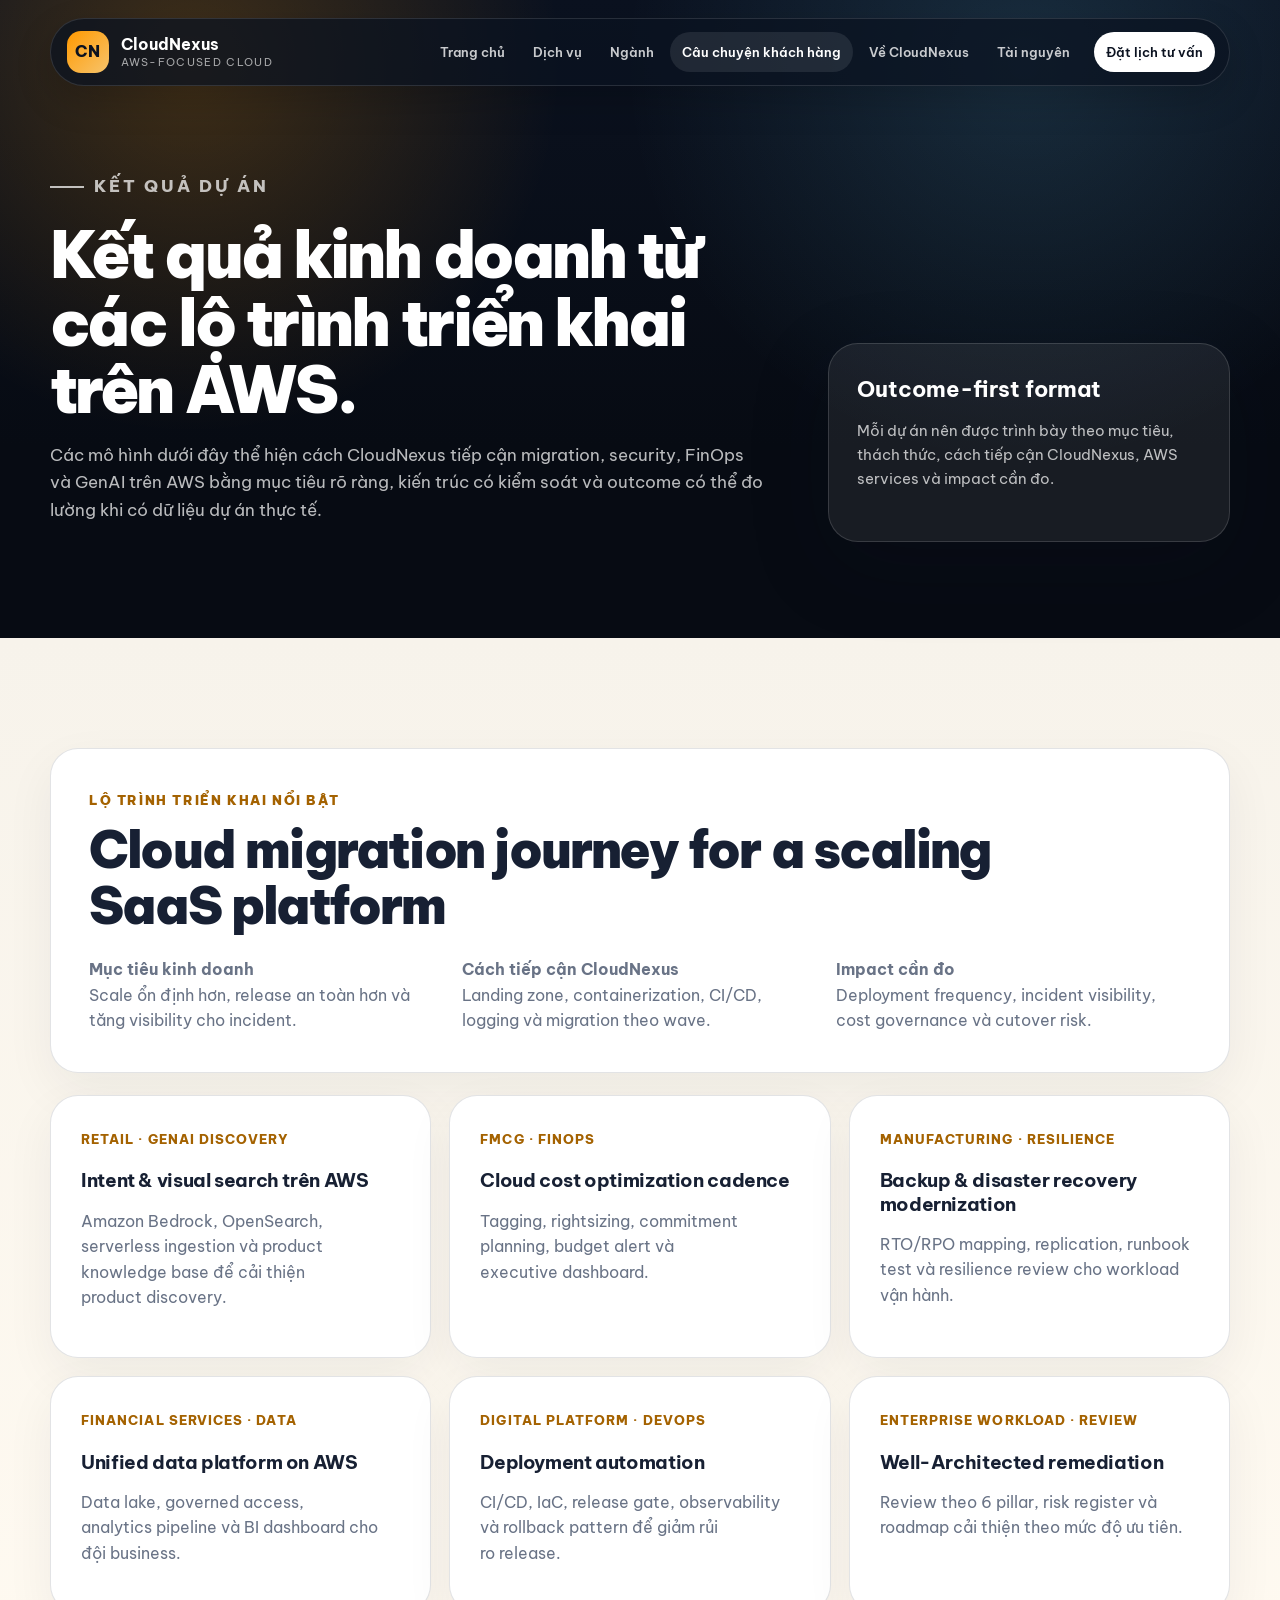
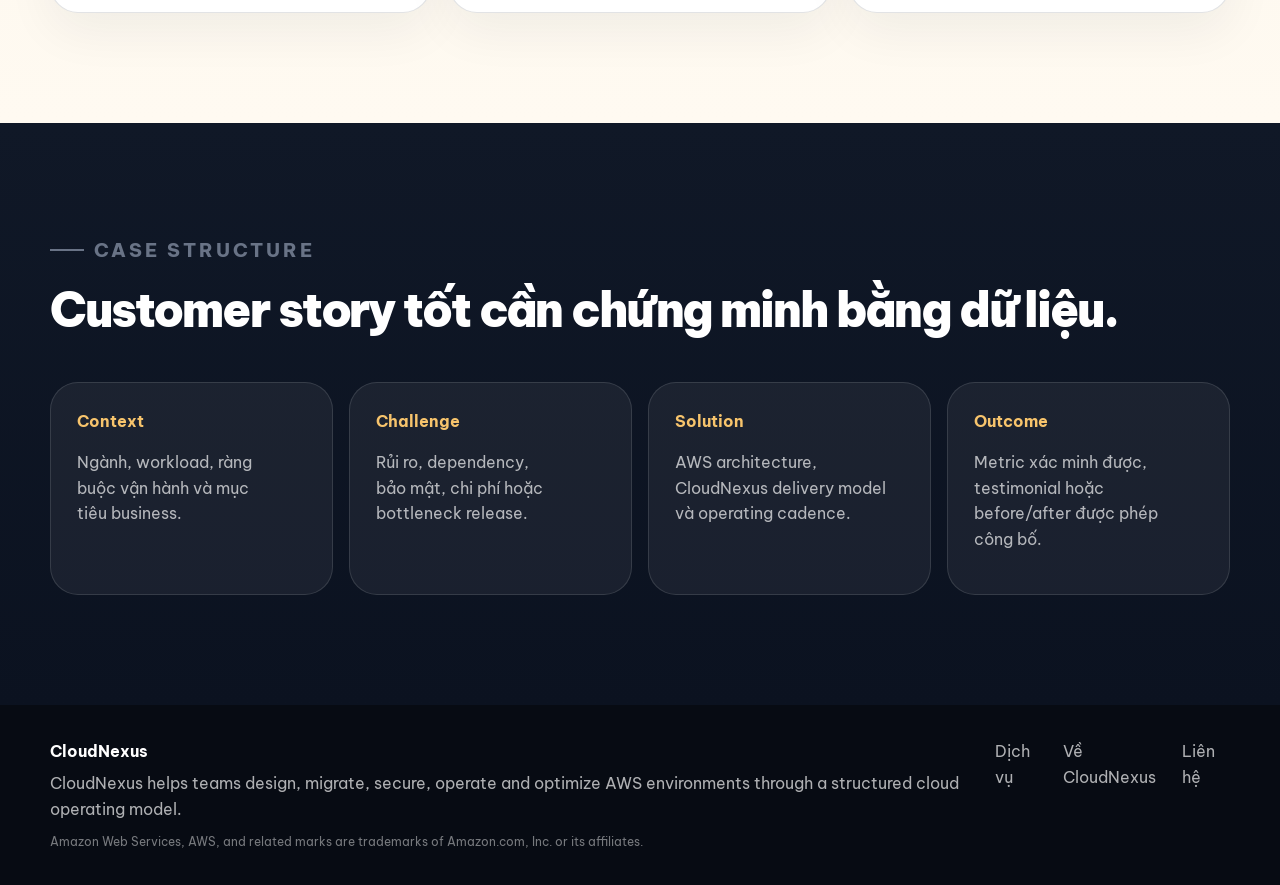
<file: success-stories.html>
<!doctype html>
<html lang="vi">
<head><meta charset="utf-8"><meta name="viewport" content="width=device-width, initial-scale=1"><title>Câu chuyện khách hàng | CloudNexus AWS-focused Cloud Consulting</title><meta name="description" content="Các lộ trình triển khai tham khảo cho AWS migration, GenAI, FinOps, disaster recovery và cloud modernization."><link rel="preconnect" href="https://fonts.googleapis.com"><link rel="preconnect" href="https://fonts.gstatic.com" crossorigin><link href="https://fonts.googleapis.com/css2?family=Be+Vietnam+Pro:wght@400;500;600;700;800;900&display=swap" rel="stylesheet"><link rel="stylesheet" href="css/style.css"><meta name="theme-color" content="#0b1220"></head>
<body><header class="site-header" data-header><a class="brand" href="index.html"><span class="brand-mark">CN</span><span><strong>CloudNexus</strong><small>AWS-focused Cloud</small></span></a><button class="nav-toggle" type="button" aria-expanded="false" aria-controls="site-nav"><span></span><span></span></button><nav id="site-nav" class="site-nav"><a href="index.html">Trang chủ</a><a href="services.html">Dịch vụ</a><a href="industries.html">Ngành</a><a class="is-active" href="success-stories.html">Câu chuyện khách hàng</a><a href="about.html">Về CloudNexus</a><a href="resources.html">Tài nguyên</a><a class="nav-cta" href="contact.html">Đặt lịch tư vấn</a></nav></header>
<main>
  <section class="page-hero section-dark"><div class="page-hero-grid"><div><p class="eyebrow"><span></span> Kết quả dự án</p><h1>Kết quả kinh doanh từ các lộ trình triển khai trên AWS.</h1><p>Các mô hình dưới đây thể hiện cách CloudNexus tiếp cận migration, security, FinOps và GenAI trên AWS bằng mục tiêu rõ ràng, kiến trúc có kiểm soát và outcome có thể đo lường khi có dữ liệu dự án thực tế.</p></div><aside class="page-brief"><b>Outcome-first format</b><p>Mỗi dự án nên được trình bày theo mục tiêu, thách thức, cách tiếp cận CloudNexus, AWS services và impact cần đo.</p></aside></div></section>
  <section class="section page-section"><div class="case-feature"><small>Lộ trình triển khai nổi bật</small><h2>Cloud migration journey for a scaling SaaS platform</h2><div class="case-columns"><p><b>Mục tiêu kinh doanh</b><br>Scale ổn định hơn, release an toàn hơn và tăng visibility cho incident.</p><p><b>Cách tiếp cận CloudNexus</b><br>Landing zone, containerization, CI/CD, logging và migration theo wave.</p><p><b>Impact cần đo</b><br>Deployment frequency, incident visibility, cost governance và cutover risk.</p></div></div>
  <div class="story-grid story-grid-deep"><article class="story-card"><small>Retail · GenAI discovery</small><h3>Intent & visual search trên AWS</h3><p>Amazon Bedrock, OpenSearch, serverless ingestion và product knowledge base để cải thiện product discovery.</p></article><article class="story-card"><small>FMCG · FinOps</small><h3>Cloud cost optimization cadence</h3><p>Tagging, rightsizing, commitment planning, budget alert và executive dashboard.</p></article><article class="story-card"><small>Manufacturing · Resilience</small><h3>Backup & disaster recovery modernization</h3><p>RTO/RPO mapping, replication, runbook test và resilience review cho workload vận hành.</p></article><article class="story-card"><small>Financial services · Data</small><h3>Unified data platform on AWS</h3><p>Data lake, governed access, analytics pipeline và BI dashboard cho đội business.</p></article><article class="story-card"><small>Digital platform · DevOps</small><h3>Deployment automation</h3><p>CI/CD, IaC, release gate, observability và rollback pattern để giảm rủi ro release.</p></article><article class="story-card"><small>Enterprise workload · Review</small><h3>Well-Architected remediation</h3><p>Review theo 6 pillar, risk register và roadmap cải thiện theo mức độ ưu tiên.</p></article></div></section>
  <section class="section section-ink"><div class="section-heading"><p class="eyebrow"><span></span> Case structure</p><h2>Customer story tốt cần chứng minh bằng dữ liệu.</h2></div><div class="timeline"><div><b>Context</b><p>Ngành, workload, ràng buộc vận hành và mục tiêu business.</p></div><div><b>Challenge</b><p>Rủi ro, dependency, bảo mật, chi phí hoặc bottleneck release.</p></div><div><b>Solution</b><p>AWS architecture, CloudNexus delivery model và operating cadence.</p></div><div><b>Outcome</b><p>Metric xác minh được, testimonial hoặc before/after được phép công bố.</p></div></div></section>
</main><footer class="site-footer"><div><strong>CloudNexus</strong><p>CloudNexus helps teams design, migrate, secure, operate and optimize AWS environments through a structured cloud operating model.</p><small>Amazon Web Services, AWS, and related marks are trademarks of Amazon.com, Inc. or its affiliates.</small></div><nav><a href="services.html">Dịch vụ</a><a href="about.html">Về CloudNexus</a><a href="contact.html">Liên hệ</a></nav></footer><script src="js/app.js"></script></body></html>
</file>
<file: css/style.css>
:root {
  --ink: #0b1220;
  --ink-2: #111a2e;
  --paper: #f7f3eb;
  --soft: #fffaf1;
  --text: #172033;
  --muted: #697386;
  --line: rgba(17, 26, 46, .12);
  --orange: #ff9900;
  --amber: #f7c46c;
  --cyan: #70d7ff;
  --white: #ffffff;
  --shadow: 0 24px 80px rgba(11, 18, 32, .18);
  --radius: 28px;
  --font-main: "Be Vietnam Pro", system-ui, sans-serif;
}

* { box-sizing: border-box; }
html { scroll-behavior: smooth; }
section[id] { scroll-margin-top: 116px; }
body {
  margin: 0;
  color: var(--text);
  background: var(--paper);
  font-family: var(--font-main);
  line-height: 1.6;
  text-wrap: pretty;
}
a { color: inherit; text-decoration: none; }
button, input, select, textarea { font: inherit; }

.site-header {
  position: fixed;
  z-index: 50;
  top: 18px;
  left: 50%;
  width: min(1180px, calc(100% - 32px));
  transform: translateX(-50%);
  display: flex;
  align-items: center;
  justify-content: space-between;
  gap: 24px;
  padding: 12px 14px 12px 16px;
  color: var(--white);
  border: 1px solid rgba(255,255,255,.12);
  border-radius: 999px;
  background: rgba(11, 18, 32, .72);
  box-shadow: 0 14px 36px rgba(0,0,0,.18);
  transition: .25s ease;
}
.site-header.is-scrolled { top: 10px; background: rgba(11, 18, 32, .9); }
.brand { display: inline-flex; align-items: center; gap: 12px; min-width: max-content; }
.brand-mark {
  display: grid; place-items: center;
  width: 42px; height: 42px;
  color: var(--ink);
  font-family: var(--font-main);
  font-weight: 800;
  border-radius: 14px;
  background: linear-gradient(135deg, var(--orange), var(--amber));
}
.brand strong, .brand small { display: block; line-height: 1.05; }
.brand small { margin-top: 4px; color: rgba(255,255,255,.62); font-size: 11px; letter-spacing: .12em; text-transform: uppercase; }
.site-nav { display: flex; align-items: center; gap: 4px; }
.site-nav a { padding: 10px 12px; color: rgba(255,255,255,.78); font-size: 13px; font-weight: 600; border-radius: 999px; transition: .2s ease; }
.site-nav a:hover, .site-nav a.is-active { color: var(--white); background: rgba(255,255,255,.09); }
.site-nav .nav-cta { margin-left: 8px; color: var(--ink); background: var(--white); }
.site-nav .nav-cta:hover { color: var(--ink); background: var(--orange); }
.nav-toggle { display: none; background: none; border: 0; padding: 8px; }
.nav-toggle span { display: block; width: 24px; height: 2px; margin: 5px; background: var(--white); }

.section, .hero { padding: 110px max(24px, calc((100vw - 1180px) / 2)); }
.section-dark, .section-ink {
  color: var(--white);
  background:
    radial-gradient(circle at 15% 10%, rgba(255,153,0,.22), transparent 30%),
    radial-gradient(circle at 80% 10%, rgba(112,215,255,.14), transparent 34%),
    linear-gradient(180deg, var(--ink), #070b13 70%);
}
.section-ink { background: linear-gradient(180deg, #101827, #0b1220); }
.section-soft { background: var(--soft); }

.hero { min-height: 100vh; display: grid; align-items: center; padding-top: 150px; overflow: hidden; }
.hero-grid, .about-grid, .contact-grid { display: grid; grid-template-columns: 1.04fr .96fr; gap: 70px; align-items: center; }
.hero h1, .section h2 {
  margin: 0;
  font-family: var(--font-main);
  font-size: clamp(40px, 5.6vw, 74px);
  line-height: 1.06;
  letter-spacing: -.045em;
  font-weight: 900;
}
.section h2 { font-size: clamp(32px, 3.7vw, 54px); color: inherit; }
.hero-lead, .section-heading p, .large { max-width: 720px; color: rgba(255,255,255,.72); font-size: clamp(16px, 1.45vw, 20px); }
.section-heading p, .section-heading.dark p, .section:not(.section-dark):not(.section-ink) .section-heading p { color: var(--muted); }
.eyebrow { display: inline-flex; align-items: center; gap: 10px; margin: 0 0 20px; color: var(--amber); font-size: 12px; font-weight: 800; letter-spacing: .16em; text-transform: uppercase; }
.eyebrow span { width: 34px; height: 2px; background: currentColor; }
.eyebrow.dark { color: #a46200; }
.hero-actions { display: flex; flex-wrap: wrap; gap: 14px; margin: 34px 0; }
.btn { display: inline-flex; align-items: center; justify-content: center; min-height: 52px; padding: 0 22px; border: 0; border-radius: 999px; font-weight: 800; cursor: pointer; transition: .22s ease; }
.btn-primary { color: var(--ink); background: linear-gradient(135deg, var(--orange), var(--amber)); box-shadow: 0 18px 44px rgba(255,153,0,.24); }
.btn-primary:hover { transform: translateY(-2px); box-shadow: 0 22px 56px rgba(255,153,0,.34); }
.btn-secondary { color: var(--white); border: 1px solid rgba(255,255,255,.2); background: rgba(255,255,255,.06); }
.hero-proof { display: flex; flex-wrap: wrap; gap: 10px; }
.hero-proof span, .trust-strip span { padding: 9px 12px; color: rgba(255,255,255,.78); border: 1px solid rgba(255,255,255,.13); border-radius: 999px; background: rgba(255,255,255,.05); font-size: 12px; font-weight: 700; }

.cloud-visual { position: relative; min-height: 560px; border: 1px solid rgba(255,255,255,.1); border-radius: 42px; background: linear-gradient(145deg, rgba(255,255,255,.08), rgba(255,255,255,.02)); box-shadow: var(--shadow); overflow: hidden; }
.cloud-visual::before { content: ""; position: absolute; inset: 48px; border-radius: 50%; background: radial-gradient(circle, rgba(255,153,0,.13), transparent 58%); }
.orbit { position: absolute; inset: 92px 62px; border: 1px solid rgba(255,255,255,.13); border-radius: 50%; transform: rotate(-18deg); }
.orbit-two { inset: 126px 44px; transform: rotate(28deg); border-color: rgba(112,215,255,.18); }
.visual-card-main { position: absolute; z-index: 3; left: 48px; right: 48px; top: 64px; padding: 24px; border: 1px solid rgba(255,255,255,.14); border-radius: 24px; background: rgba(11,18,32,.9); }
.visual-card p, .metric-panel span { margin: 0 0 8px; font-size: 12px; letter-spacing: .12em; text-transform: uppercase; }
.visual-card p { color: rgba(255,255,255,.56); }
.metric-panel span { color: var(--muted); }
.visual-card strong { font-family: var(--font-main); font-size: clamp(22px, 2.2vw, 32px); }
.node { position: absolute; z-index: 2; display: grid; place-items: center; width: 82px; height: 82px; border-radius: 24px; color: var(--ink); background: var(--white); font-weight: 900; box-shadow: 0 12px 30px rgba(0,0,0,.2); }
.node-a { left: 52%; top: 38%; background: linear-gradient(135deg, var(--orange), var(--amber)); }
.node-b { left: 12%; top: 50%; }
.node-c { right: 10%; top: 44%; }
.node-d { left: 23%; bottom: 13%; background: #dff7ff; }
.metric-panel { position: absolute; z-index: 4; right: 38px; bottom: 38px; width: 250px; padding: 22px; border-radius: 24px; background: #fff; color: var(--ink); }
.metric-panel div { display: flex; align-items: baseline; justify-content: space-between; border-top: 1px solid rgba(11,18,32,.1); padding-top: 12px; margin-top: 12px; }
.metric-panel b { font-family: var(--font-main); font-size: 28px; }
.metric-panel small { color: var(--muted); }

.architecture-visual {
  display: grid;
  grid-template-rows: auto auto 1fr auto;
  gap: 18px;
  padding: 34px;
  min-height: 560px;
}
.architecture-visual::before { display: none; }
.architecture-glow {
  position: absolute;
  inset: 16% 12% auto;
  height: 260px;
  border-radius: 999px;
  background: radial-gradient(circle, rgba(255,153,0,.22), rgba(112,215,255,.08) 44%, transparent 70%);
  filter: blur(10px);
  opacity: .72;
}
.architecture-header,
.architecture-core,
.architecture-grid,
.architecture-status {
  position: relative;
  z-index: 2;
}
.architecture-header {
  padding: 26px;
  border: 1px solid rgba(255,255,255,.12);
  border-radius: 26px;
  background: rgba(11,18,32,.88);
}
.architecture-header p,
.architecture-status > span {
  margin: 0 0 10px;
  color: rgba(255,255,255,.58);
  font-size: 12px;
  font-weight: 800;
  letter-spacing: .14em;
  text-transform: uppercase;
}
.architecture-header strong {
  display: block;
  color: var(--white);
  font-family: var(--font-main);
  font-size: clamp(24px, 2.5vw, 34px);
  line-height: 1.15;
}
.architecture-core {
  display: grid;
  gap: 8px;
  justify-items: center;
  margin: 4px auto 0;
  width: min(390px, 100%);
  padding: 22px 26px;
  border-radius: 24px;
  color: var(--ink);
  background: linear-gradient(135deg, var(--orange), var(--amber));
  box-shadow: 0 18px 42px rgba(255,153,0,.2);
}
.core-label {
  font-size: 12px;
  font-weight: 900;
  letter-spacing: .14em;
  text-transform: uppercase;
}
.architecture-core b { font-family: var(--font-main); text-align: center; }
.architecture-grid {
  display: grid;
  grid-template-columns: repeat(4, 1fr);
  gap: 12px;
  align-self: end;
}
.architecture-grid div {
  min-height: 122px;
  padding: 18px;
  border: 1px solid rgba(255,255,255,.12);
  border-radius: 22px;
  background: rgba(255,255,255,.07);
}
.architecture-grid span {
  color: var(--amber);
  font-family: var(--font-main);
  font-size: 12px;
  font-weight: 900;
}
.architecture-grid b,
.architecture-grid small { display: block; }
.architecture-grid b { margin-top: 18px; font-family: var(--font-main); }
.architecture-grid small { margin-top: 4px; color: rgba(255,255,255,.58); }
.architecture-status {
  display: grid;
  grid-template-columns: auto 1fr 1fr;
  gap: 14px;
  align-items: center;
  padding: 18px 20px;
  border-radius: 24px;
  color: var(--ink);
  background: var(--white);
}
.architecture-status > span {
  margin: 0;
  color: var(--muted);
}
.status-row {
  display: flex;
  align-items: baseline;
  justify-content: space-between;
  gap: 12px;
  padding-left: 14px;
  border-left: 1px solid rgba(11,18,32,.1);
}
.status-row b { font-family: var(--font-main); font-size: 24px; }
.status-row small { color: var(--muted); }

.trust-strip { display: flex; flex-wrap: wrap; justify-content: center; gap: 10px; padding: 24px; background: var(--ink-2); }
.section-heading { margin-bottom: 46px; }
.section-heading.split { display: grid; grid-template-columns: 1fr .75fr; gap: 42px; align-items: end; }
.section-heading.split p { margin: 0; }

.pain-grid, .service-grid, .industry-grid, .story-grid { display: grid; gap: 18px; }
.pain-grid { grid-template-columns: repeat(4, 1fr); }
.pain-card, .industry-grid article, .story-card, .mission-card, .resource-list { border: 1px solid var(--line); border-radius: var(--radius); background: rgba(255,255,255,.62); box-shadow: 0 18px 50px rgba(17,26,46,.06); }
.pain-card { padding: 24px; }
.pain-card b { font-family: var(--font-main); }
.pain-card p, .industry-grid p, .story-card p { color: var(--muted); }

.service-grid { grid-template-columns: repeat(4, 1fr); }
.service-card { min-height: 260px; padding: 26px; border: 1px solid rgba(255,255,255,.1); border-radius: 30px; background: rgba(255,255,255,.045); transition: .22s ease; }
.service-card:hover { transform: translateY(-6px); background: rgba(255,255,255,.075); }
.service-card span { color: var(--orange); font-family: var(--font-main); font-weight: 800; }
.service-card h3, .industry-grid h3, .story-card h3, .mission-card h3 { margin: 18px 0 10px; font-family: var(--font-main); line-height: 1.24; letter-spacing: -.02em; }
.service-card p { color: rgba(255,255,255,.66); }

.capability-system {
  display: grid;
  grid-template-columns: repeat(3, 1fr);
  gap: 16px;
}
.capability-layer {
  min-height: 280px;
  padding: 26px;
  border: 1px solid rgba(255,255,255,.11);
  border-radius: 30px;
  background:
    linear-gradient(180deg, rgba(255,255,255,.075), rgba(255,255,255,.035));
}
.capability-layer.foundation,
.capability-layer.security-governance,
.capability-layer.data-ai {
  background:
    radial-gradient(circle at 20% 0%, rgba(255,153,0,.22), transparent 38%),
    linear-gradient(180deg, rgba(255,255,255,.09), rgba(255,255,255,.035));
}
.capability-layer.security-governance {
  background:
    radial-gradient(circle at 20% 0%, rgba(112,215,255,.18), transparent 40%),
    linear-gradient(180deg, rgba(255,255,255,.085), rgba(255,255,255,.035));
}
.capability-layer span {
  color: var(--amber);
  font-size: 12px;
  font-weight: 900;
  letter-spacing: .13em;
  text-transform: uppercase;
}
.capability-layer h3 {
  margin: 18px 0;
  font-family: var(--font-main);
  font-size: 22px;
  line-height: 1.18;
}
.capability-layer ul {
  display: grid;
  gap: 10px;
  margin: 0;
  padding: 0;
  list-style: none;
}
.capability-layer li {
  padding: 10px 12px;
  color: rgba(255,255,255,.72);
  border: 1px solid rgba(255,255,255,.09);
  border-radius: 999px;
  background: rgba(255,255,255,.04);
  font-size: 13px;
  font-weight: 700;
}

.steps { display: grid; grid-template-columns: repeat(6, 1fr); border: 1px solid var(--line); border-radius: 30px; overflow: hidden; background: var(--white); box-shadow: var(--shadow); }
.steps div { padding: 26px 18px; border-right: 1px solid var(--line); }
.steps div:last-child { border-right: 0; }
.steps span { display: block; color: #a46200; font-family: var(--font-main); font-weight: 800; }
.steps p { margin: 10px 0 0; color: var(--muted); font-size: 13px; }

.operating-model {
  display: grid;
  grid-template-columns: repeat(6, 1fr);
  gap: 0;
  overflow: hidden;
  border: 1px solid var(--line);
  border-radius: 34px;
  background: var(--white);
  box-shadow: var(--shadow);
}
.model-step {
  position: relative;
  min-height: 240px;
  padding: 28px 20px;
  border-right: 1px solid var(--line);
}
.model-step:last-child { border-right: 0; }
.model-step::after {
  content: "";
  position: absolute;
  top: 50%;
  right: -10px;
  z-index: 2;
  width: 20px;
  height: 20px;
  border-top: 1px solid var(--line);
  border-right: 1px solid var(--line);
  background: var(--white);
  transform: translateY(-50%) rotate(45deg);
}
.model-step:last-child::after { display: none; }
.model-step span {
  display: inline-grid;
  place-items: center;
  width: 42px;
  height: 42px;
  color: var(--ink);
  border-radius: 14px;
  background: linear-gradient(135deg, var(--orange), var(--amber));
  font-family: var(--font-main);
  font-weight: 900;
}
.model-step b {
  display: block;
  margin-top: 26px;
  font-family: var(--font-main);
  font-size: 18px;
  line-height: 1.18;
}
.model-step p { color: var(--muted); font-size: 13px; }

.industry-grid { grid-template-columns: repeat(3, 1fr); }
.industry-grid article { padding: 28px; }
.story-grid { grid-template-columns: repeat(3, 1fr); }
.story-card { padding: 30px; background: var(--white); }
.story-card small { color: #a46200; font-weight: 800; text-transform: uppercase; letter-spacing: .08em; }
.about .large { color: rgba(255,255,255,.72); }
.mission-card { padding: 34px; color: var(--text); background: var(--white); }
.mission-card ul { display: grid; gap: 10px; padding-left: 20px; color: var(--muted); }

.resource-list { display: grid; grid-template-columns: repeat(4, 1fr); overflow: hidden; background: var(--white); }
.resource-list a { padding: 26px; border-right: 1px solid var(--line); font-weight: 800; }
.resource-list a:last-child { border-right: 0; }
.resource-list a:hover { color: #a46200; background: var(--soft); }

.contact-grid { align-items: start; }
.contact-grid p { color: rgba(255,255,255,.7); font-size: 18px; }
.contact-form { display: grid; grid-template-columns: 1fr 1fr; gap: 16px; padding: 28px; border: 1px solid rgba(255,255,255,.12); border-radius: 32px; background: rgba(255,255,255,.06); }
.contact-form label { display: grid; gap: 8px; color: rgba(255,255,255,.7); font-size: 13px; font-weight: 700; }
.contact-form .full { grid-column: 1 / -1; }
.contact-form input, .contact-form select, .contact-form textarea { width: 100%; color: var(--white); border: 1px solid rgba(255,255,255,.14); border-radius: 16px; background: rgba(0,0,0,.18); padding: 14px 15px; outline: none; }
.contact-form input:focus, .contact-form select:focus, .contact-form textarea:focus { border-color: var(--orange); }
.contact-form option { color: var(--ink); }
.contact-form button { grid-column: 1 / -1; }

.site-footer { display: flex; justify-content: space-between; gap: 24px; padding: 34px max(24px, calc((100vw - 1180px) / 2)); color: rgba(255,255,255,.68); background: #070b13; }
.site-footer strong { color: var(--white); font-family: var(--font-main); }
.site-footer p { margin: 6px 0 0; }
.site-footer small { display: block; max-width: 680px; margin-top: 10px; color: rgba(255,255,255,.45); font-size: 12px; }
.site-footer nav { display: flex; gap: 18px; }

.reveal,
.reveal-enabled .reveal,
.reveal.is-visible { opacity: 1; transform: none; }
.hero .reveal { opacity: 1; transform: none; }

@media (prefers-reduced-motion: reduce) {
  *, *::before, *::after {
    animation-duration: .01ms !important;
    animation-iteration-count: 1 !important;
    scroll-behavior: auto !important;
    transition-duration: .01ms !important;
  }
  .reveal { opacity: 1; transform: none; }
}

/* Subpage system */
.page-hero { padding: 170px max(24px, calc((100vw - 1180px) / 2)) 96px; }
.page-hero-grid { display: grid; grid-template-columns: 1.1fr .62fr; gap: 64px; align-items: end; }
.page-hero h1 {
  margin: 0;
  font-family: var(--font-main);
  font-size: clamp(40px, 5vw, 72px);
  line-height: 1.06;
  letter-spacing: -.045em;
  font-weight: 900;
}
.page-hero p { max-width: 820px; color: rgba(255,255,255,.72); font-size: clamp(16px, 1.35vw, 20px); }
.page-brief { padding: 28px; border: 1px solid rgba(255,255,255,.14); border-radius: 30px; background: rgba(255,255,255,.07); box-shadow: var(--shadow); }
.page-brief b { display: block; font-family: var(--font-main); font-size: 22px; }
.page-brief p { margin: 12px 0 22px; font-size: 15px; }
.page-section { background: linear-gradient(180deg, var(--paper), #fffaf1); }

.offer-grid { display: grid; grid-template-columns: repeat(4, 1fr); gap: 18px; }
.offer-grid article,
.industry-matrix article,
.team-grid article,
.principle-grid article,
.resource-cards article,
.featured-resource,
.case-feature,
.contact-points div {
  border: 1px solid var(--line);
  border-radius: 28px;
  background: rgba(255,255,255,.72);
  box-shadow: 0 18px 50px rgba(17,26,46,.06);
}
.offer-grid article { padding: 25px; }
.offer-grid small, .resource-cards span, .industry-matrix span { color: #a46200; font-weight: 900; letter-spacing: .1em; text-transform: uppercase; }
.offer-grid h3, .industry-matrix h3, .team-grid h3, .resource-cards h3 { margin: 14px 0 10px; font-family: var(--font-main); line-height: 1.24; letter-spacing: -.02em; }
.offer-grid p, .offer-grid li, .industry-matrix p, .industry-matrix dd, .team-grid p, .principle-grid p, .resource-cards p, .featured-resource p { color: var(--muted); }
.offer-grid ul { margin: 18px 0 0; padding-left: 18px; }

.timeline { display: grid; grid-template-columns: repeat(4, 1fr); gap: 16px; }
.timeline div { padding: 26px; border: 1px solid rgba(255,255,255,.12); border-radius: 28px; background: rgba(255,255,255,.06); }
.timeline b { font-family: var(--font-main); color: var(--amber); }
.timeline p { color: rgba(255,255,255,.68); }

.industry-matrix { display: grid; grid-template-columns: repeat(2, 1fr); gap: 18px; }
.industry-matrix article { padding: 32px; }
.industry-matrix dl { margin: 22px 0 0; padding-top: 18px; border-top: 1px solid var(--line); }
.industry-matrix dt { font-weight: 900; color: var(--text); }
.industry-matrix dd { margin: 6px 0 0; }

.case-feature { padding: 38px; margin-bottom: 22px; background: var(--white); }
.case-feature small { color: #a46200; font-weight: 900; letter-spacing: .12em; text-transform: uppercase; }
.case-feature h2 { margin: 10px 0 24px; font-family: var(--font-main); font-size: clamp(32px, 4vw, 56px); line-height: 1.08; letter-spacing: -.035em; }
.case-columns { display: grid; grid-template-columns: repeat(3, 1fr); gap: 18px; }
.case-columns p { margin: 0; color: var(--muted); }
.story-grid-deep { grid-template-columns: repeat(3, 1fr); }

.about-story { display: grid; grid-template-columns: .9fr 1fr; gap: 56px; align-items: start; margin-bottom: 26px; }
.about-story h2 { margin: 0; font-family: var(--font-main); font-size: clamp(34px, 4vw, 58px); line-height: 1.08; letter-spacing: -.035em; }
.about-story > p { color: var(--muted); font-size: 18px; }
.team-grid, .principle-grid { display: grid; grid-template-columns: repeat(4, 1fr); gap: 18px; }
.team-grid article, .principle-grid article { padding: 28px; }
.principle-grid b { font-family: var(--font-main); font-size: 20px; }

.resource-catalog { display: grid; grid-template-columns: .85fr 1.15fr; gap: 20px; align-items: start; }
.featured-resource { padding: 34px; position: sticky; top: 120px; background: var(--ink); color: var(--white); }
.featured-resource small { color: var(--amber); font-weight: 900; letter-spacing: .12em; text-transform: uppercase; }
.featured-resource h2 { margin: 14px 0; font-family: var(--font-main); font-size: clamp(30px, 3vw, 44px); line-height: 1.08; }
.featured-resource p { color: rgba(255,255,255,.7); }
.resource-cards { display: grid; grid-template-columns: repeat(2, 1fr); gap: 18px; }
.resource-cards article { padding: 26px; }

.contact-page { padding-top: 96px; }
.contact-points { display: grid; gap: 12px; margin-top: 28px; }
.contact-points div { padding: 18px 20px; background: rgba(255,255,255,.07); border-color: rgba(255,255,255,.13); }
.contact-points b, .contact-points span { display: block; }
.contact-points span { color: rgba(255,255,255,.66); }

@media (max-width: 980px) {
  .site-header { border-radius: 26px; align-items: flex-start; }
  .nav-toggle { display: block; margin-left: auto; }
  .site-nav { position: absolute; top: calc(100% + 10px); left: 0; right: 0; display: none; flex-direction: column; align-items: stretch; padding: 14px; border-radius: 24px; background: rgba(11,18,32,.96); }
  .site-nav.is-open { display: flex; }
  .site-nav a { padding: 13px 16px; }
  .site-nav .nav-cta { margin-left: 0; text-align: center; }
  .hero-grid, .about-grid, .contact-grid, .section-heading.split { grid-template-columns: 1fr; }
  .page-hero-grid, .resource-catalog, .about-story { grid-template-columns: 1fr; }
  .offer-grid, .timeline, .team-grid, .principle-grid { grid-template-columns: 1fr 1fr; }
  .capability-system { grid-template-columns: 1fr 1fr; }
  .operating-model { grid-template-columns: 1fr 1fr 1fr; }
  .model-step { min-height: 210px; }
  .model-step:nth-child(3n) { border-right: 0; }
  .model-step::after { display: none; }
  .featured-resource { position: static; }
  .cloud-visual { min-height: 440px; }
  .architecture-visual { min-height: auto; }
  .architecture-grid { grid-template-columns: repeat(2, 1fr); }
  .architecture-status { grid-template-columns: 1fr; }
  .status-row { padding-left: 0; border-left: 0; padding-top: 10px; border-top: 1px solid rgba(11,18,32,.1); }
  .pain-grid, .service-grid, .industry-grid, .story-grid, .resource-list { grid-template-columns: 1fr 1fr; }
  .steps { grid-template-columns: 1fr 1fr 1fr; }
}

@media (max-width: 640px) {
  .section, .hero { padding: 86px 18px; }
  .page-hero { padding: 130px 18px 70px; }
  .hero { padding-top: 130px; }
  .hero h1, .section h2, .page-hero h1 { letter-spacing: -.04em; }
  .pain-grid, .service-grid, .industry-grid, .story-grid, .resource-list, .steps, .contact-form, .offer-grid, .timeline, .industry-matrix, .case-columns, .story-grid-deep, .team-grid, .principle-grid, .resource-cards, .capability-system, .operating-model { grid-template-columns: 1fr; }
  .model-step { min-height: auto; border-right: 0; border-bottom: 1px solid var(--line); }
  .model-step:last-child { border-bottom: 0; }
  .steps div, .resource-list a { border-right: 0; border-bottom: 1px solid var(--line); }
  .cloud-visual { min-height: 380px; border-radius: 30px; }
  .architecture-visual { padding: 20px; gap: 14px; }
  .architecture-header { padding: 18px; border-radius: 22px; }
  .architecture-header strong { font-size: 22px; }
  .architecture-core { padding: 18px; border-radius: 20px; }
  .architecture-grid { grid-template-columns: 1fr 1fr; gap: 10px; }
  .architecture-grid div { min-height: auto; padding: 14px; }
  .architecture-grid small { display: none; }
  .architecture-grid b { margin-top: 10px; }
  .architecture-status { padding: 14px 16px; border-radius: 20px; }
  .status-row b { font-size: 20px; }
  .status-row small { font-size: 12px; }
  .visual-card-main { left: 20px; right: 20px; top: 26px; padding: 18px; }
  .visual-card strong { font-size: 21px; }
  .orbit { inset: 118px 34px 76px; }
  .orbit-two { inset: 138px 18px 58px; }
  .node { width: 58px; height: 58px; border-radius: 18px; font-size: 12px; }
  .node-a { left: 56%; top: 42%; }
  .node-b { left: 10%; top: 50%; }
  .node-c { display: none; }
  .node-d { left: 22%; bottom: 29%; }
  .metric-panel { left: 20px; right: 20px; bottom: 20px; width: auto; padding: 16px; }
  .metric-panel div { padding-top: 8px; margin-top: 8px; }
  .metric-panel b { font-size: 24px; }
  .site-footer { flex-direction: column; }
}
</file>
